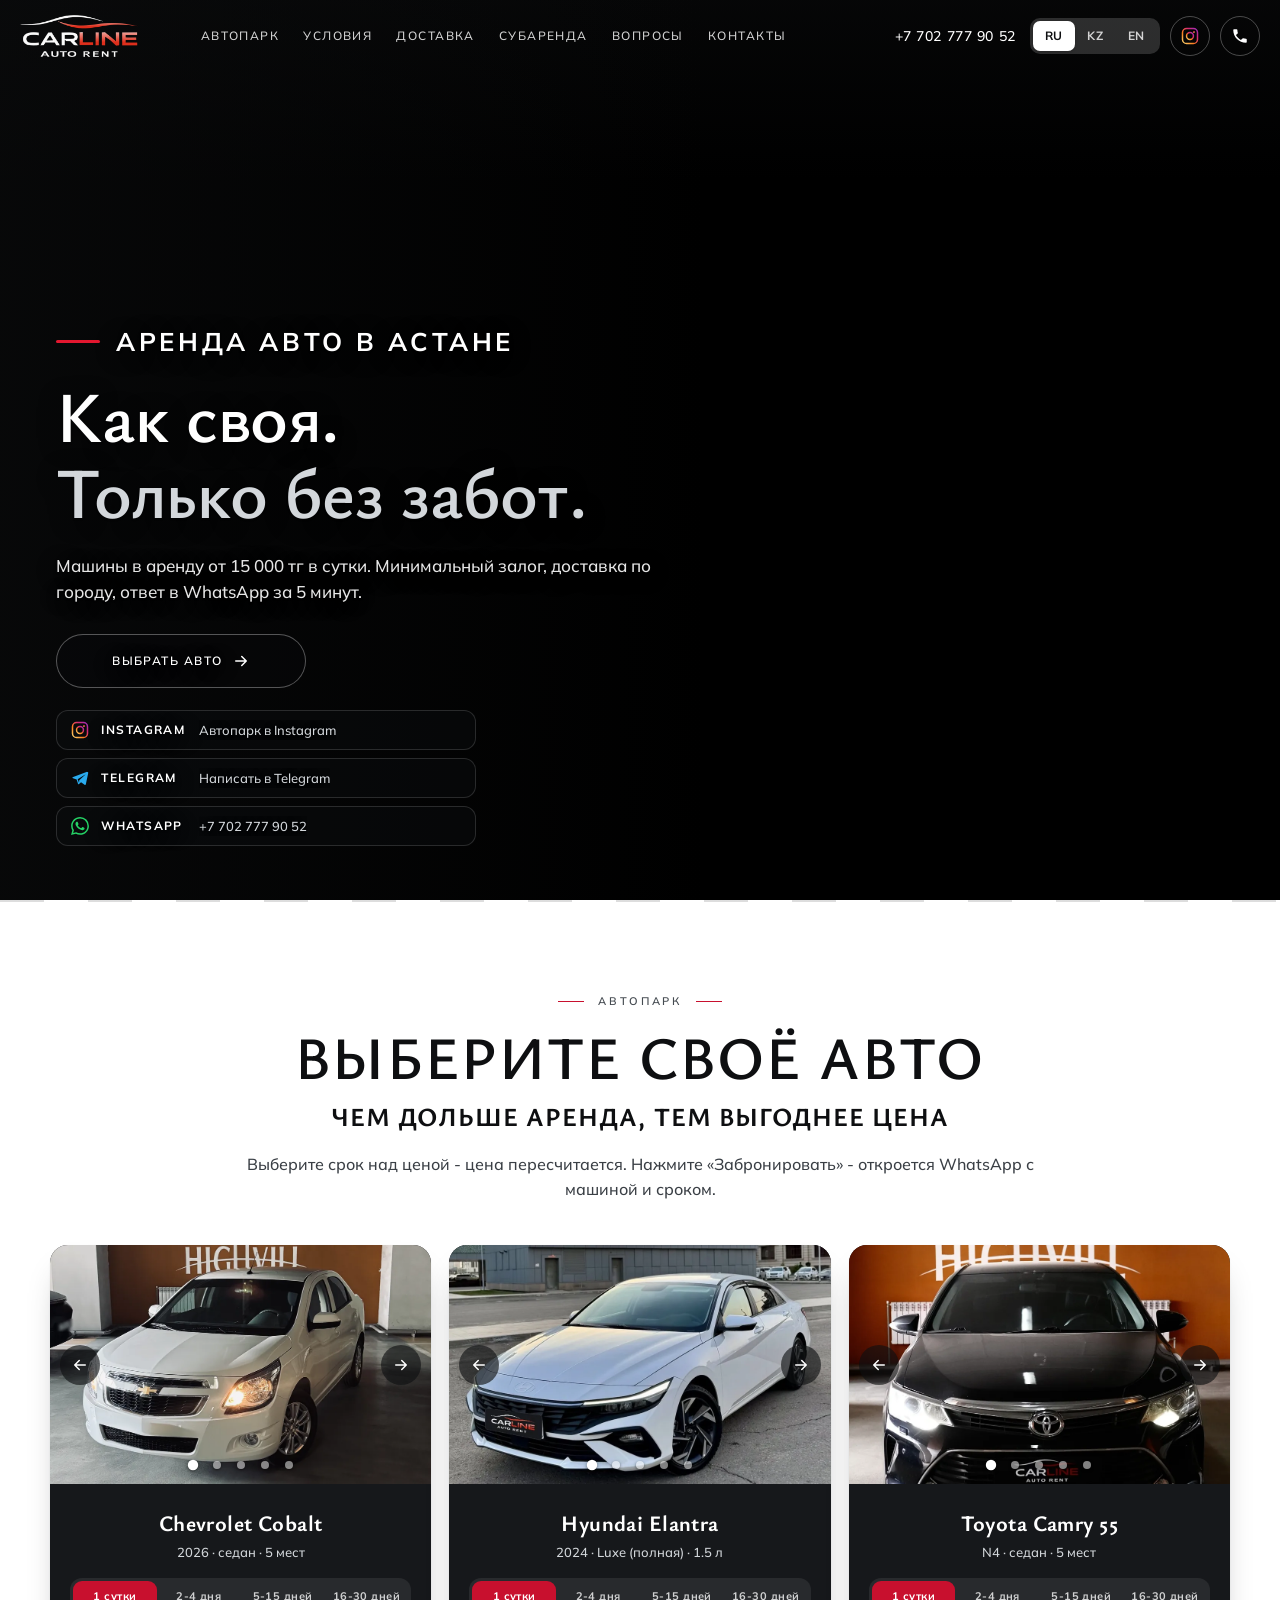
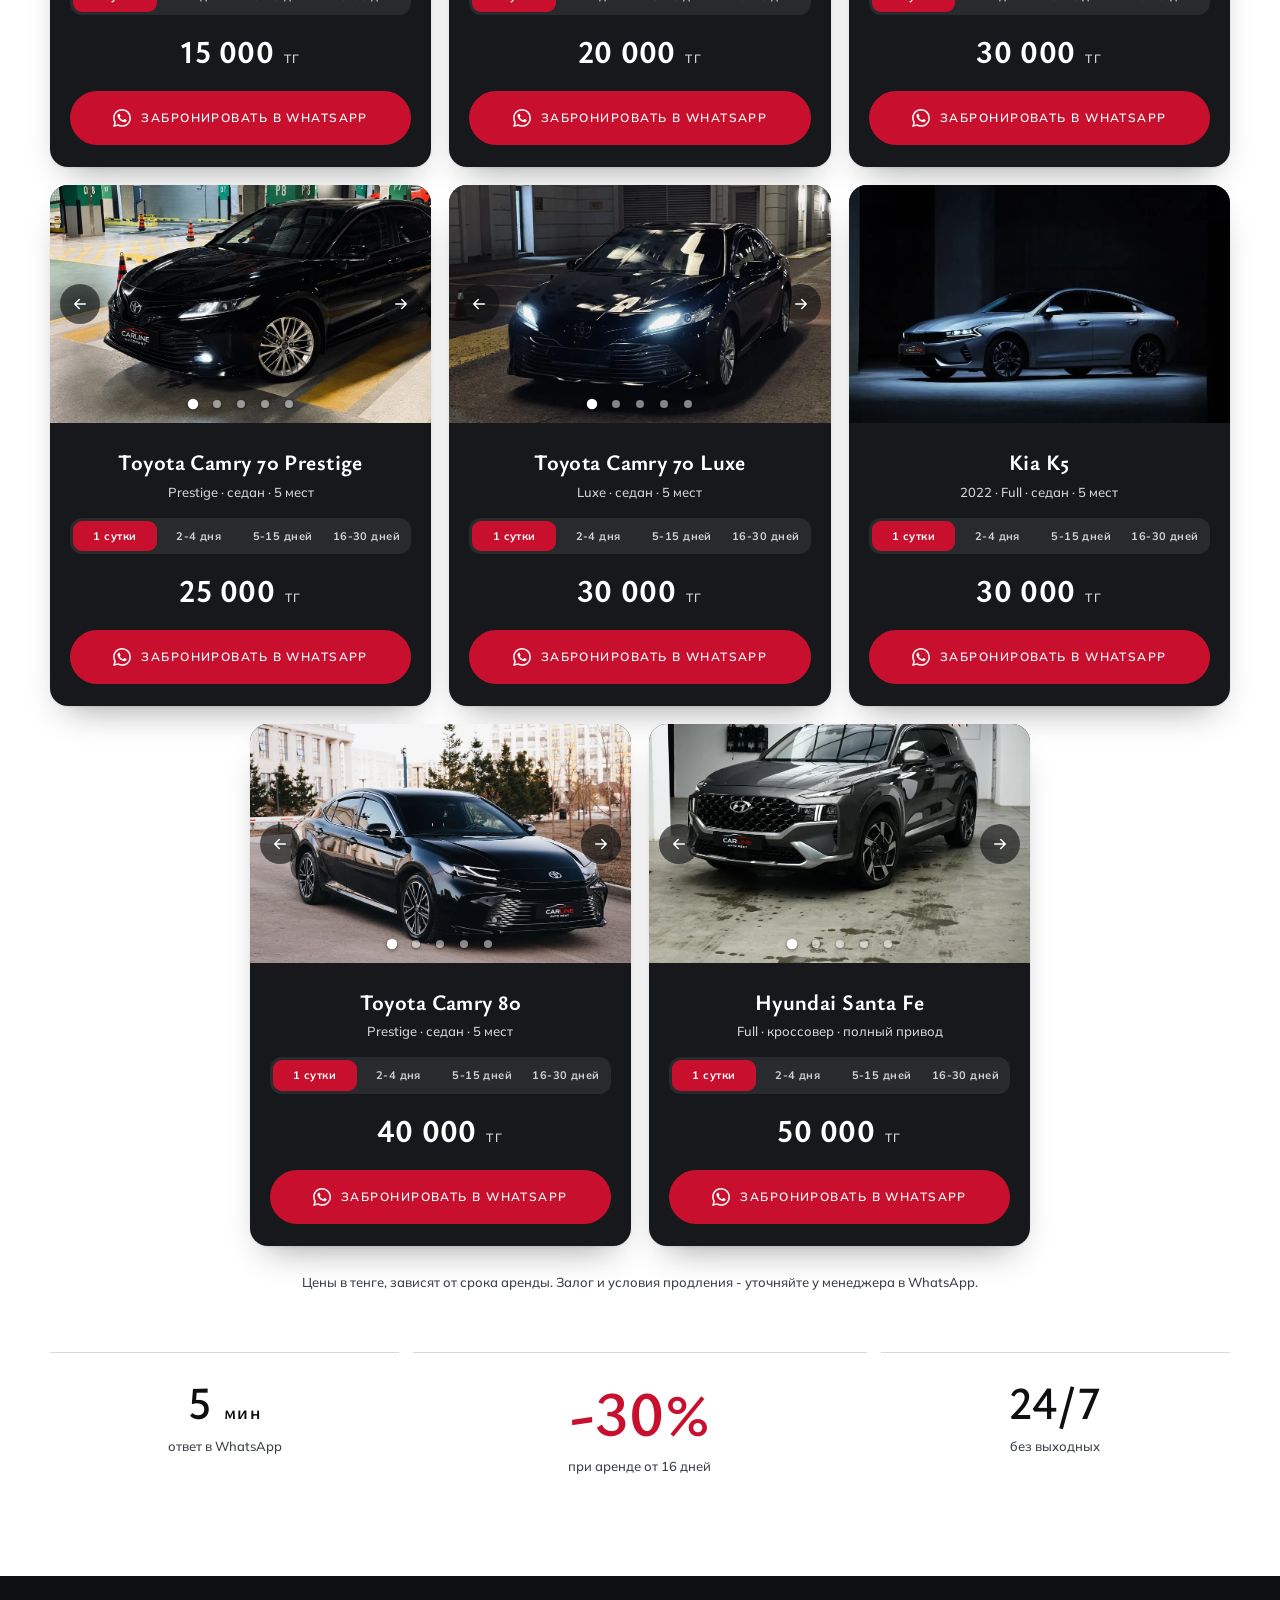
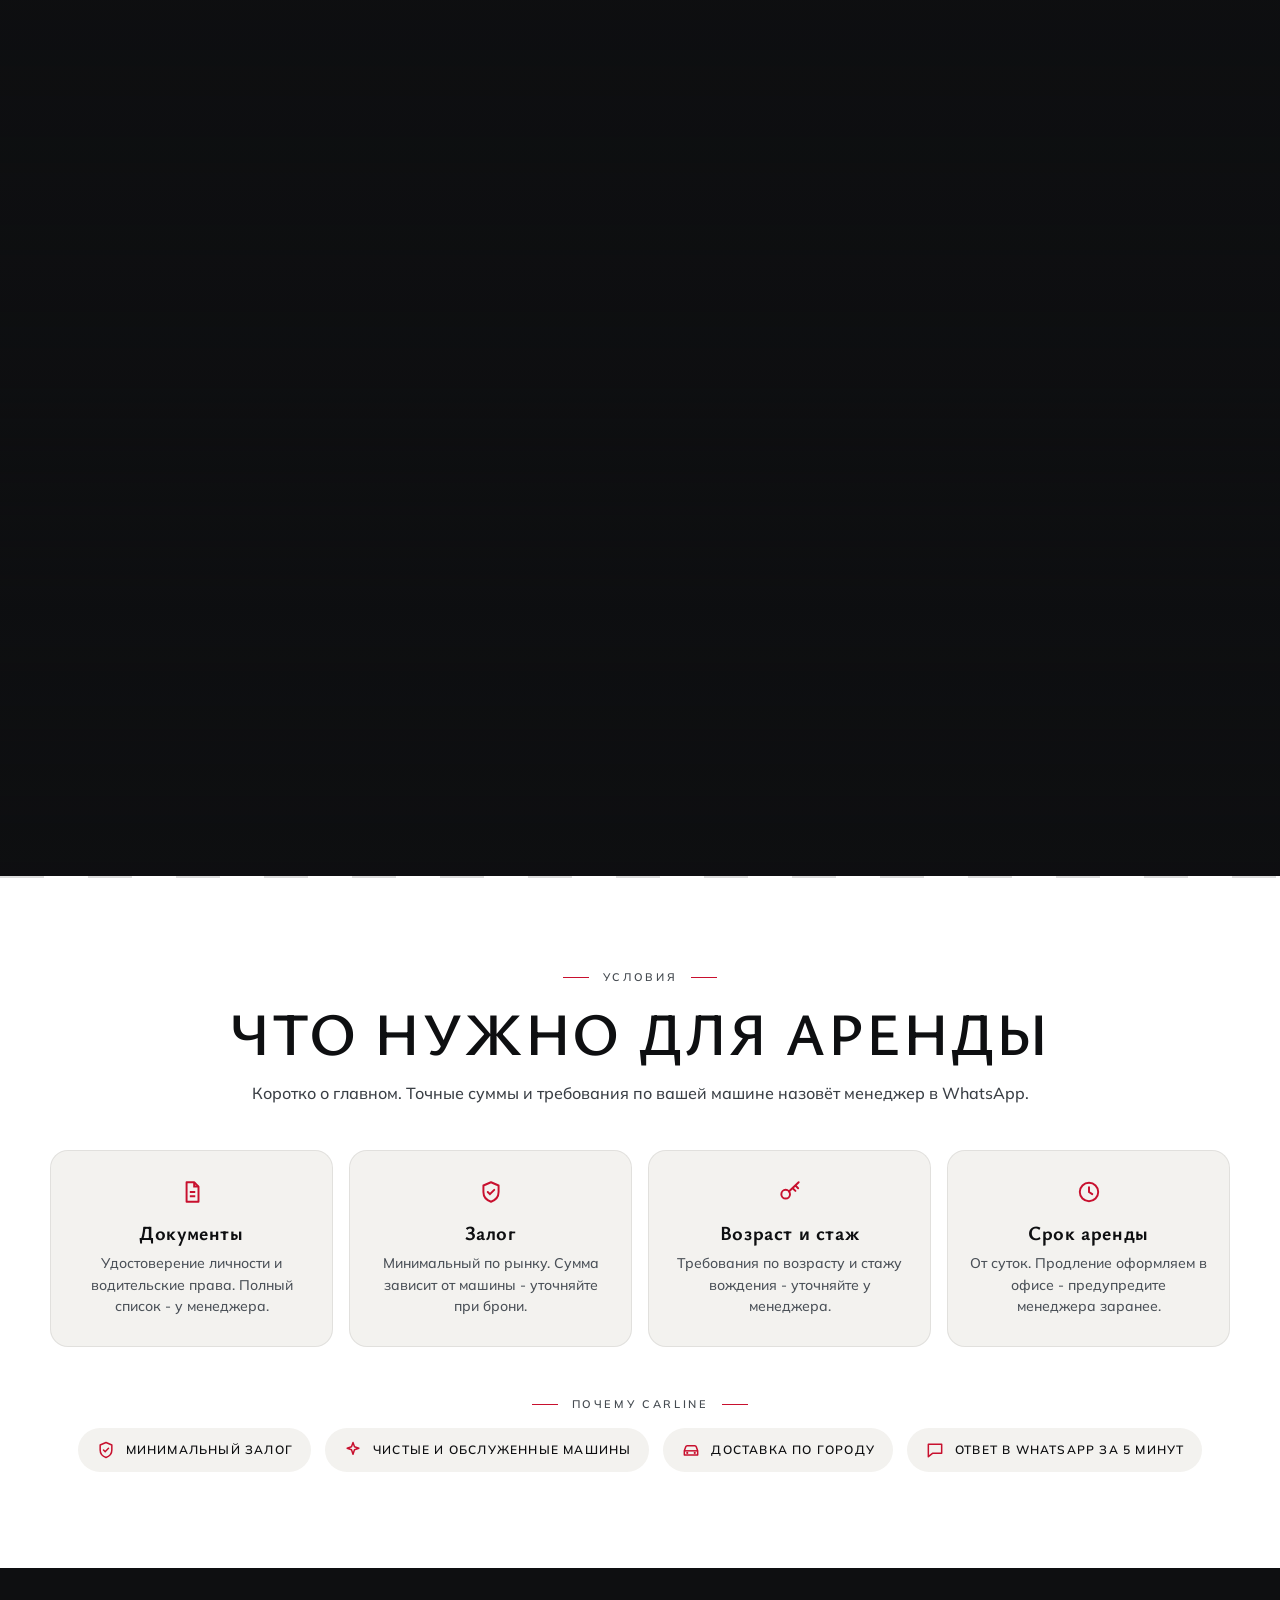
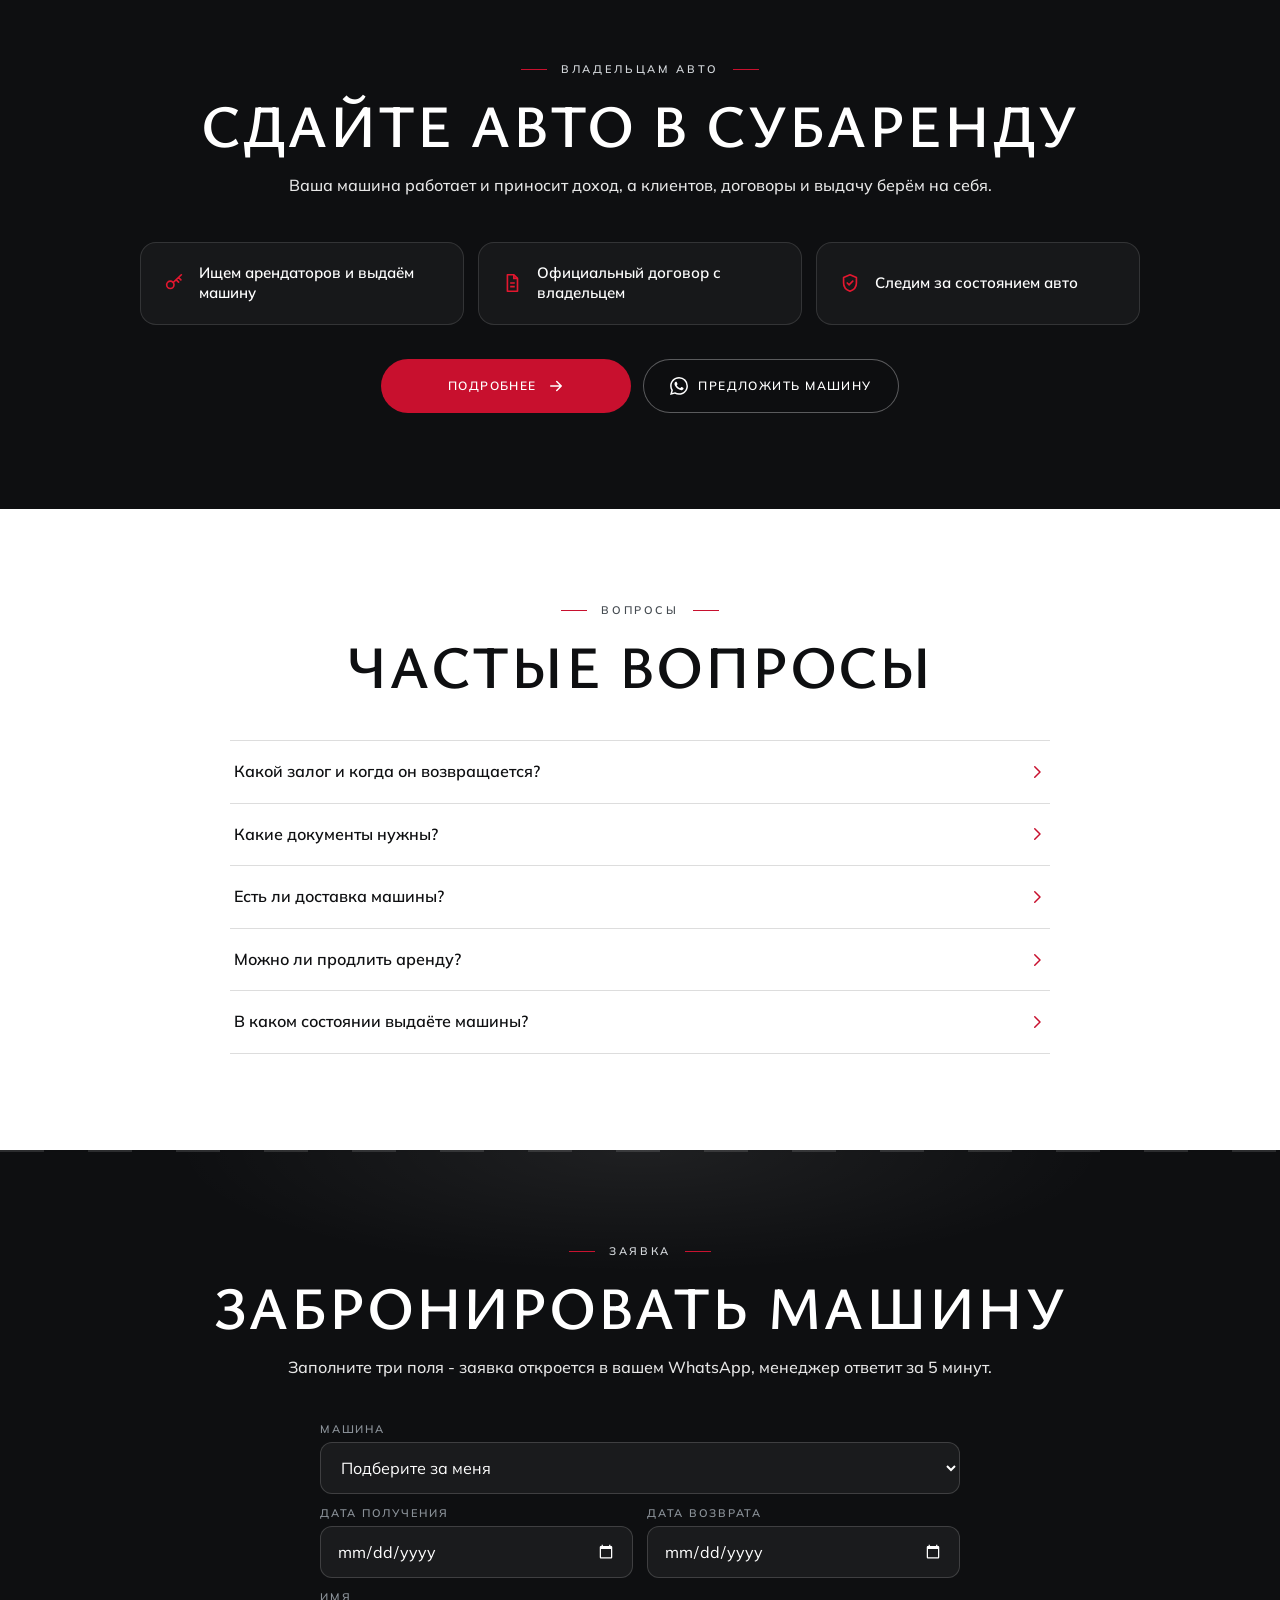
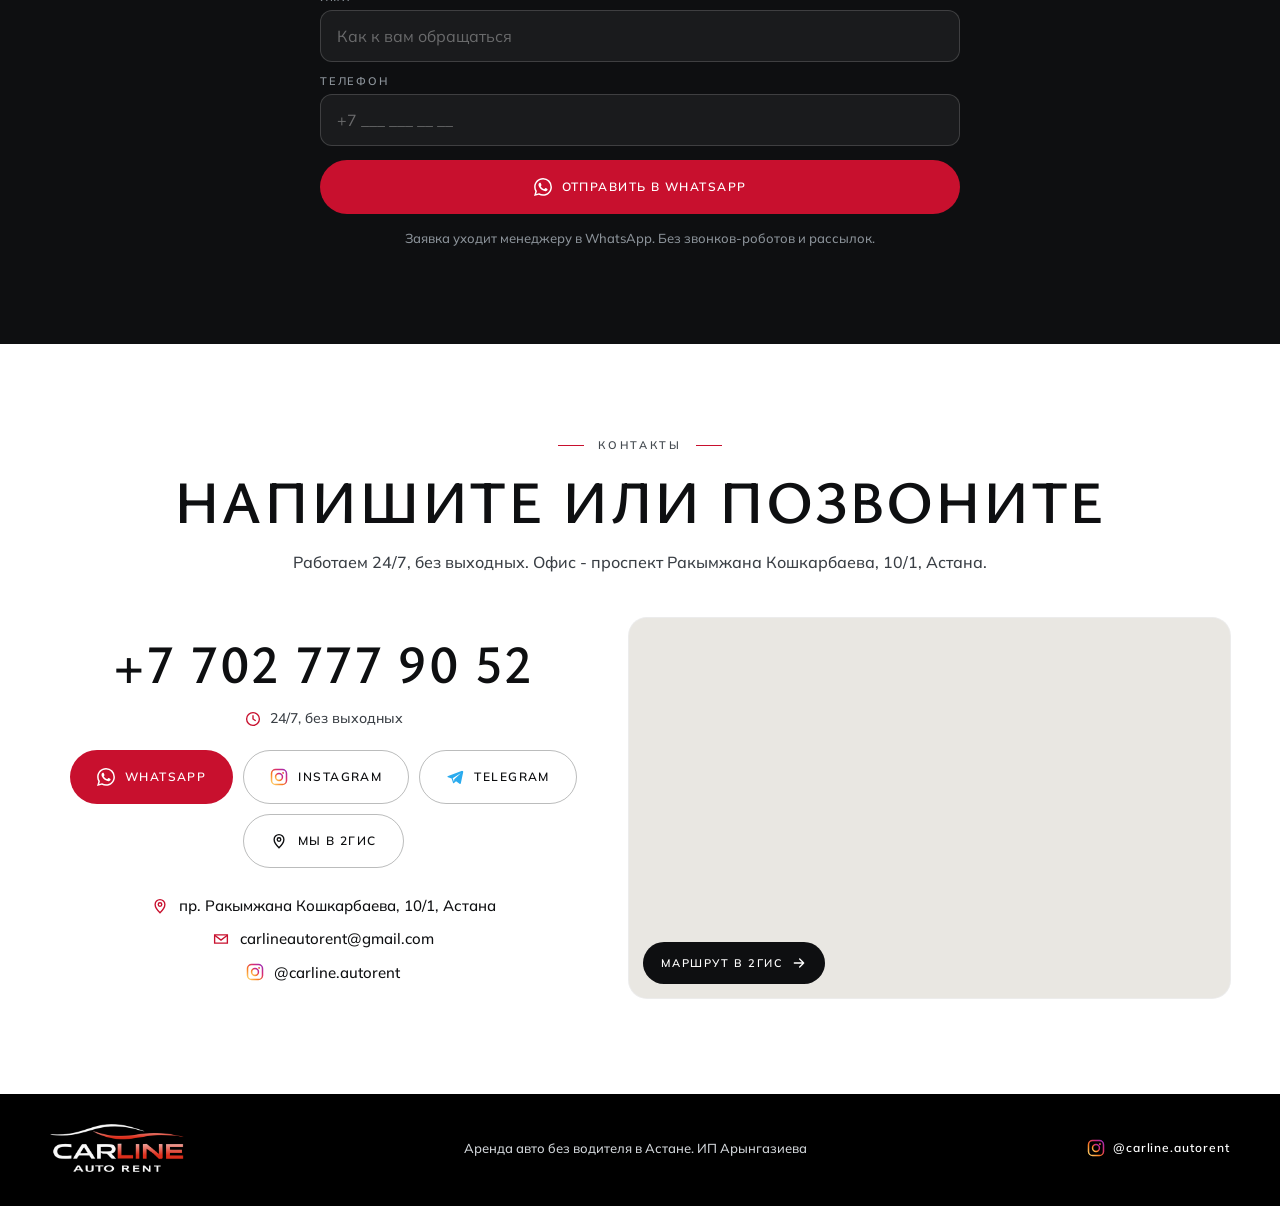
<file: index.html>
<!DOCTYPE html>
<html lang="ru">
<head>
<meta charset="utf-8">
<!-- Google tag (gtag.js) - Google Ads AW-18503591327 -->
<script async src="https://www.googletagmanager.com/gtag/js?id=AW-18503591327"></script>
<script>
  window.dataLayer = window.dataLayer || [];
  function gtag(){dataLayer.push(arguments);}
  gtag('js', new Date());
  gtag('config', 'AW-18503591327');
  /* Конверсии отправляет script.js по действию посетителя (conv), а не при загрузке страницы:
     phone - клик по tel: (Интерактивные номера телефонов),
     lead - отправка формы заявки (Отправка формы для потенциальных клиентов),
     contact - переход в WhatsApp или Telegram (Контакт). */
  window.CL_CONV = {
    phone: 'AW-18503591327/UVLoCNaU_5YdEJ_LmfdE',
    lead: 'AW-18503591327/s9-mCK6l_5YdEJ_LmfdE',
    contact: 'AW-18503591327/XojMCK22_5YdEJ_LmfdE'
  };
</script>
<meta name="viewport" content="width=device-width, initial-scale=1, viewport-fit=cover">
<title data-i-t="m.title">Аренда авто без водителя в Астане от 15 000 тг в сутки - Carline Autorent</title>
<meta name="description" data-i-c="m.desc" content="Прокат автомобилей без водителя в Астане: седаны и кроссовер от 15 000 тг в сутки. Минимальный залог, чистые обслуженные авто, доставка по городу, ответ в WhatsApp за 5 минут. Работаем 24/7.">
<meta name="theme-color" content="#0E0F11">
<link rel="canonical" href="https://carline-autorent.kz/">
<link rel="alternate" hreflang="ru" href="https://carline-autorent.kz/">
<link rel="alternate" hreflang="en" href="https://carline-autorent.kz/?lang=en">
<link rel="alternate" hreflang="x-default" href="https://carline-autorent.kz/">
<meta property="og:type" content="website">
<meta property="og:locale" content="ru_RU">
<meta property="og:site_name" content="Carline Autorent">
<meta property="og:title" data-i-c="m.ogt" content="Carline Autorent - аренда авто без водителя в Астане">
<meta property="og:description" data-i-c="m.desc" content="Прокат автомобилей без водителя в Астане: седаны и кроссовер от 15 000 тг в сутки. Минимальный залог, чистые обслуженные авто, доставка по городу, ответ в WhatsApp за 5 минут. Работаем 24/7.">
<meta property="og:url" content="https://carline-autorent.kz/">
<meta property="og:image" content="https://carline-autorent.kz/assets/og-carline.jpg?v=20260929-7">
<meta property="og:image:width" content="1200">
<meta property="og:image:height" content="630">
<meta name="twitter:card" content="summary_large_image">
<meta name="twitter:title" data-i-c="m.ogt" content="Carline Autorent - аренда авто без водителя в Астане">
<meta name="twitter:image" content="https://carline-autorent.kz/assets/og-carline.jpg?v=20260929-7">
<link rel="icon" href="favicon.ico?v=20260929-7" sizes="any">
<link rel="icon" type="image/png" sizes="32x32" href="assets/favicon-32.png?v=20260929-7">
<link rel="icon" type="image/png" sizes="16x16" href="assets/favicon-16.png?v=20260929-7">
<link rel="icon" type="image/png" sizes="192x192" href="assets/icon-192.png?v=20260929-7">
<link rel="apple-touch-icon" href="assets/apple-touch-icon.png?v=20260929-7">
<link rel="preconnect" href="https://fonts.googleapis.com">
<link rel="preconnect" href="https://fonts.gstatic.com" crossorigin>
<link rel="stylesheet" href="https://fonts.googleapis.com/css2?family=Ysabeau:wght@500;600;700&family=Mulish:wght@400;500;600;700;800&display=swap">
<link rel="preload" as="image" href="assets/img/hero-fleet.webp?v=20261008-1" imagesrcset="assets/img/hero-fleet.webp?v=20261008-1 1920w, assets/img/hero-fleet-2x.webp?v=20261008-1 2880w" imagesizes="100vw" media="(min-width:761px)">
<link rel="preload" as="image" href="assets/img/hero-fleet-m.webp?v=20261008-1" media="(max-width:760px)">
<link rel="stylesheet" href="styles.css?v=20261009-2">
<script type="application/ld+json">
{
  "@context": "https://schema.org",
  "@type": "AutoRental",
  "name": "Carline Autorent",
  "alternateName": "Carline auto rent",
  "description": "Аренда автомобилей без водителя в Астане: седаны Toyota Camry, Hyundai Elantra, Kia K5, Chevrolet Cobalt и кроссовер Hyundai Santa Fe. От 15 000 тг в сутки, минимальный залог, доставка по городу.",
  "url": "https://carline-autorent.kz/",
  "image": "https://carline-autorent.kz/assets/og-carline.jpg?v=20260929-7",
  "logo": "https://carline-autorent.kz/assets/brand/logo-h.png",
  "telephone": "+77027779052",
  "email": "carlineautorent@gmail.com",
  "priceRange": "10500-50000 KZT",
  "currenciesAccepted": "KZT",
  "address": {"@type": "PostalAddress", "streetAddress": "проспект Ракымжана Кошкарбаева, 10/1", "addressLocality": "Астана", "postalCode": "010010", "addressCountry": "KZ"},
  "geo": {"@type": "GeoCoordinates", "latitude": 51.12725, "longitude": 71.469528},
  "areaServed": {"@type": "City", "name": "Астана"},
  "openingHours": "Mo-Su 00:00-23:59",
  "sameAs": [
    "https://www.instagram.com/carline.autorent/",
    "https://2gis.kz/astana/geo/70000001112682669"
  ]
}
</script>
<script src="https://lead-bot.sultan-askarov-kz.workers.dev/t.js" data-site="carlineautorent" defer></script>
</head>
<body>

<svg width="0" height="0" style="position:absolute" aria-hidden="true" focusable="false">
  <symbol id="ic-wa" viewBox="0 0 24 24"><path fill="currentColor" d="M17.472 14.382c-.297-.149-1.758-.867-2.03-.967-.273-.099-.471-.148-.67.15-.197.297-.767.966-.94 1.164-.173.199-.347.223-.644.075-.297-.15-1.255-.463-2.39-1.475-.883-.788-1.48-1.761-1.653-2.059-.173-.297-.018-.458.13-.606.134-.133.298-.347.446-.52.149-.174.198-.298.298-.497.099-.198.05-.371-.025-.52-.075-.149-.669-1.612-.916-2.207-.242-.579-.487-.5-.669-.51-.173-.008-.371-.01-.57-.01-.198 0-.52.074-.792.372-.272.297-1.04 1.016-1.04 2.479 0 1.462 1.065 2.875 1.213 3.074.149.198 2.096 3.2 5.077 4.487.709.306 1.262.489 1.694.625.712.227 1.36.195 1.871.118.571-.085 1.758-.719 2.006-1.413.248-.694.248-1.289.173-1.413-.074-.124-.272-.198-.57-.347m-5.421 7.403h-.004a9.87 9.87 0 0 1-5.031-1.378l-.361-.214-3.741.982.998-3.648-.235-.374a9.86 9.86 0 0 1-1.51-5.26c.001-5.45 4.436-9.884 9.888-9.884 2.64 0 5.122 1.03 6.988 2.898a9.825 9.825 0 0 1 2.893 6.994c-.003 5.45-4.437 9.884-9.885 9.884m8.413-18.297A11.815 11.815 0 0 0 12.05 0C5.495 0 .16 5.335.157 11.892c0 2.096.547 4.142 1.588 5.945L.057 24l6.305-1.654a11.882 11.882 0 0 0 5.683 1.448h.005c6.554 0 11.89-5.335 11.893-11.893a11.821 11.821 0 0 0-3.48-8.413Z"/></symbol>
  <symbol id="ic-ig" viewBox="0 0 24 24">
    <defs><linearGradient id="igg" x1="0" y1="1" x2="1" y2="0"><stop offset="0" stop-color="#FEDA75"/><stop offset=".35" stop-color="#FA7E1E"/><stop offset=".7" stop-color="#D62976"/><stop offset="1" stop-color="#962FBF"/></linearGradient></defs>
    <rect x="2" y="2" width="20" height="20" rx="5.5" fill="none" stroke="url(#igg)" stroke-width="2"/>
    <circle cx="12" cy="12" r="4.6" fill="none" stroke="url(#igg)" stroke-width="2"/>
    <circle cx="17.4" cy="6.6" r="1.3" fill="url(#igg)"/>
  </symbol>
  <symbol id="ic-tel" viewBox="0 0 24 24"><path fill="currentColor" d="M6.6 10.8c1.4 2.8 3.8 5.1 6.6 6.6l2.2-2.2c.3-.3.7-.4 1-.2 1.1.4 2.3.6 3.6.6.6 0 1 .4 1 1V20c0 .6-.4 1-1 1C10.6 21 3 13.4 3 4c0-.6.4-1 1-1h3.5c.6 0 1 .4 1 1 0 1.3.2 2.5.6 3.6.1.3 0 .7-.2 1L6.6 10.8z"/></symbol>
  <symbol id="ic-mail" viewBox="0 0 24 24"><path fill="none" stroke="currentColor" stroke-width="1.8" d="M3.5 6.5h17v11h-17z"/><path fill="none" stroke="currentColor" stroke-width="1.8" d="m3.5 7 8.5 6.5L20.5 7"/></symbol>
  <symbol id="ic-pin" viewBox="0 0 24 24"><path fill="none" stroke="currentColor" stroke-width="1.8" d="M12 21s-6.5-6.2-6.5-11A6.5 6.5 0 0 1 18.5 10c0 4.8-6.5 11-6.5 11z"/><circle cx="12" cy="10" r="2.4" fill="none" stroke="currentColor" stroke-width="1.8"/></symbol>
  <symbol id="ic-arr" viewBox="0 0 24 24"><path fill="none" stroke="currentColor" stroke-width="2" stroke-linecap="round" stroke-linejoin="round" d="M5 12h14m-6-6 6 6-6 6"/></symbol>
  <symbol id="ic-chev" viewBox="0 0 24 24"><path fill="none" stroke="currentColor" stroke-width="2" stroke-linecap="round" stroke-linejoin="round" d="m9 5 7 7-7 7"/></symbol>
  <symbol id="ic-clock" viewBox="0 0 24 24"><circle cx="12" cy="12" r="8.5" fill="none" stroke="currentColor" stroke-width="1.8"/><path fill="none" stroke="currentColor" stroke-width="1.8" stroke-linecap="round" d="M12 7.5V12l3 2"/></symbol>
  <symbol id="ic-doc" viewBox="0 0 24 24"><path fill="none" stroke="currentColor" stroke-width="1.8" stroke-linejoin="round" d="M7 3h7l4 4v14H7z"/><path fill="none" stroke="currentColor" stroke-width="1.8" d="M14 3v4h4M10 12h5M10 16h5"/></symbol>
  <symbol id="ic-key" viewBox="0 0 24 24"><circle cx="8" cy="14" r="4" fill="none" stroke="currentColor" stroke-width="1.8"/><path fill="none" stroke="currentColor" stroke-width="1.8" stroke-linecap="round" d="M11 11.5 20 3m-3 3 2.5 2.5M14.5 8.5 17 11"/></symbol>
  <symbol id="ic-shield" viewBox="0 0 24 24"><path fill="none" stroke="currentColor" stroke-width="1.8" stroke-linejoin="round" d="M12 3 5 6v6c0 4.5 3 7.6 7 9 4-1.4 7-4.5 7-9V6z"/><path fill="none" stroke="currentColor" stroke-width="1.8" stroke-linecap="round" d="m9 12 2 2 4-4"/></symbol>
  <symbol id="ic-spark" viewBox="0 0 24 24"><path fill="none" stroke="currentColor" stroke-width="1.8" stroke-linejoin="round" d="M12 3l1.8 5.2L19 10l-5.2 1.8L12 17l-1.8-5.2L5 10l5.2-1.8z"/></symbol>
  <symbol id="ic-car" viewBox="0 0 24 24"><path fill="none" stroke="currentColor" stroke-width="1.8" stroke-linejoin="round" d="M4 13l1.6-4.5A2 2 0 0 1 7.5 7h9a2 2 0 0 1 1.9 1.5L20 13v5H4z"/><circle cx="7.5" cy="15.5" r="1.3" fill="currentColor"/><circle cx="16.5" cy="15.5" r="1.3" fill="currentColor"/><path fill="none" stroke="currentColor" stroke-width="1.8" d="M4 13h16"/></symbol>
  <symbol id="ic-cam" viewBox="0 0 24 24"><path fill="none" stroke="currentColor" stroke-width="1.8" stroke-linejoin="round" d="M3.5 8h4l1.5-2.5h6L16.5 8h4v11h-17z"/><circle cx="12" cy="13.3" r="3.4" fill="none" stroke="currentColor" stroke-width="1.8"/></symbol>
<symbol id="ic-tg" viewBox="0 0 24 24"><path fill="currentColor" d="M21.5 3.6 2.9 10.8c-1.3.5-1.3 1.2-.2 1.6l4.8 1.5 1.8 5.6c.2.6.4.8.9.8.4 0 .6-.2.9-.5l2.3-2.2 4.7 3.5c.9.5 1.5.2 1.7-.8l3.1-14.6c.3-1.3-.5-1.9-1.4-1.5zM8.9 13.6l9.6-6.1c.5-.3.9-.1.5.2l-8 7.2-.3 3.5z"/></symbol>
  <symbol id="ic-x" viewBox="0 0 24 24"><path fill="none" stroke="currentColor" stroke-width="2" stroke-linecap="round" d="M6 6l12 12M18 6 6 18"/></symbol>
  <symbol id="ic-chat" viewBox="0 0 24 24"><path fill="none" stroke="currentColor" stroke-width="1.8" stroke-linejoin="round" d="M4 5h16v11H9l-5 4z"/></symbol>
</svg>

<!-- ================= ШАПКА ================= -->
<header class="hdr" id="hdr">
  <div class="hdr-in">
    <button class="burger" id="burger" type="button" aria-label="Меню" data-i-aria="a.menu" aria-expanded="false" aria-controls="mnav"><span></span><span></span><span></span></button>
    <a class="logo" href="#top" data-go="top" aria-label="Carline Autorent - на главную" data-i-aria="a.home">
      <img class="logo-img" src="assets/brand/logo-h-light.png" alt="Carline Auto Rent" width="420" height="150" decoding="async">
    </a>
    <nav class="nav" aria-label="Разделы" data-i-aria="a.nav">
      <a href="#avtopark" data-go="avtopark" data-i="n.park">Автопарк</a>
      <a href="#usloviya" data-go="usloviya" data-i="n.usl">Условия</a>
      <a href="#dostavka" data-go="dostavka" data-i="n.dost">Доставка</a>
      <a href="#subarenda" data-go="subarenda" data-i="n.sub">Субаренда</a>
      <a href="#faq" data-go="faq" data-i="n.faq">Вопросы</a>
      <a href="#kontakty" data-go="kontakty" data-i="n.kont">Контакты</a>
    </nav>
    <div class="hdr-right">
      <a class="hdr-tel" href="tel:+77027779052">+7 702 777 90 52</a>
      <div class="lang" role="group" aria-label="Язык сайта" data-i-aria="a.lang">
        <button type="button" data-lang="ru" class="is-active" aria-pressed="true" lang="ru">RU</button>
        <button type="button" data-lang="kk" aria-pressed="false">KZ</button>
        <button type="button" data-lang="en" aria-pressed="false" lang="en">EN</button>
      </div>
      <a class="rnd rnd-ig" href="https://www.instagram.com/carline.autorent/" target="_blank" rel="noopener" aria-label="Instagram"><svg width="18" height="18"><use href="#ic-ig"/></svg></a>
      <a class="rnd rnd-tel" href="tel:+77027779052" aria-label="Позвонить" data-i-aria="a.call"><svg width="18" height="18"><use href="#ic-tel"/></svg></a>
    </div>
  </div>
  <nav class="mnav" id="mnav" aria-label="Мобильное меню" data-i-aria="a.mnav">
    <div class="mnav-in">
      <a href="#avtopark" data-go="avtopark" data-i="n.park">Автопарк</a>
      <a href="#usloviya" data-go="usloviya" data-i="n.usl">Условия</a>
      <a href="#dostavka" data-go="dostavka" data-i="n.dost">Доставка</a>
      <a href="#subarenda" data-go="subarenda" data-i="n.sub">Субаренда</a>
      <a href="#faq" data-go="faq" data-i="n.faq">Вопросы</a>
      <a href="#kontakty" data-go="kontakty" data-i="n.kont">Контакты</a>
      <div class="mnav-foot">
        <a class="btn btn-solid" href="https://wa.me/77027779052" data-wa="general"><svg width="18" height="18"><use href="#ic-wa"/></svg><span data-i="b.wa">Написать в WhatsApp</span></a>
        <a class="btn btn-ghost" href="tel:+77027779052"><svg width="18" height="18"><use href="#ic-tel"/></svg><span>+7 702 777 90 52</span></a>
        <a class="btn btn-ghost btn-sq" href="https://www.instagram.com/carline.autorent/" target="_blank" rel="noopener" aria-label="Instagram"><svg width="20" height="20"><use href="#ic-ig"/></svg></a>
      </div>
    </div>
  </nav>
</header>

<main>

<!-- ================= ГЕРОЙ: живой шоурум - машины парка сменяют друг друга ================= -->
<div class="pw pw-hero" id="top">
  <section class="plate hero" aria-label="Аренда авто без водителя в Астане" data-i-aria="a.hero">
    <div class="ph stage" aria-hidden="true">
      <picture class="st-poster"><source media="(max-width:760px)" srcset="assets/img/hero-fleet-m.webp?v=20261008-1"><img src="assets/img/hero-fleet.webp?v=20261008-1" srcset="assets/img/hero-fleet.webp?v=20261008-1 1920w, assets/img/hero-fleet-2x.webp?v=20261008-1 2880w" sizes="100vw" alt="" width="1920" height="1200" fetchpriority="high" decoding="async"></picture>
    </div>
    <div class="hero-in">
      <div class="txt hero-txt">
        <h1><span class="h-kw" data-i="h.kw">Аренда авто в Астане</span><span class="h-l1 fit" data-i="h.l1">Как своя.</span><span class="h-l2 fit" data-i="h.l2">Только без забот.</span></h1>
        <p class="lead" data-i="h.lead">Машины в аренду от 15 000 тг в сутки. Минимальный залог, доставка по городу, ответ в WhatsApp за 5 минут.</p>
        <div class="cta">
          <a class="btn btn-ghost" href="#avtopark" data-go="avtopark"><span data-i="h.b2">Выбрать авто</span><svg width="18" height="18"><use href="#ic-arr"/></svg></a>
        </div>
        <ul class="hsoc">
          <li><a href="https://www.instagram.com/carline.autorent/" target="_blank" rel="noopener"><svg width="18" height="18"><use href="#ic-ig"/></svg><b>Instagram</b><span data-i="h.ig">Автопарк в Instagram</span></a></li>
          <li><a href="https://t.me/+77027779052" target="_blank" rel="noopener"><svg width="18" height="18" class="i-tg"><use href="#ic-tg"/></svg><b>Telegram</b><span data-i="h.tg">Написать в Telegram</span></a></li>
          <li><a href="https://wa.me/77027779052" data-wa="general"><svg width="18" height="18" class="i-wa"><use href="#ic-wa"/></svg><b>WhatsApp</b><span>+7 702 777 90 52</span></a></li>
        </ul>
      </div>
    </div>
  </section>
</div>

<!-- ================= КАТАЛОГ АВТОПАРКА (обычная прокрутка) ================= -->
<section class="sec sec-park t-wht" id="avtopark" aria-label="Автопарк и цены" data-i-aria="a.park">
  <div class="wrap">
    <div class="shead rv">
      <p class="kicker" data-i="p.k">Автопарк</p>
      <h2 data-i="p.h">Выберите своё авто</h2>
      <p class="slogan" data-i="p.sl">Чем дольше аренда, тем выгоднее цена</p>
      <p class="lead" data-i="p.l">Выберите срок над ценой - цена пересчитается. Нажмите «Забронировать» - откроется WhatsApp с машиной и сроком.</p>
    </div>
    <div class="cards" id="cards">

      <article class="card rv has-img" id="cobalt">
        <div class="cimg" data-gal="cobalt"><img src="assets/img/c-cobalt.webp?v=20260929-7" alt="Белый Chevrolet Cobalt 2026 Carline Autorent" data-i-alt="al.cobalt" width="1000" height="625" loading="lazy" decoding="async"><span class="ph-lbl"><b data-i="ph.t">Фото автомобиля</b>Chevrolet Cobalt</span></div>
        <div class="cbody">
          <h3 data-i="car.cobalt">Chevrolet Cobalt</h3>
          <p class="spec"><span data-i="s.cobalt">2026 · седан · 5 мест</span></p>
          <div class="term" role="group" aria-label="Срок аренды" data-i-aria="a.term"><button type="button" class="is-on" aria-pressed="true" data-i="t.1">1 сутки</button><button type="button" aria-pressed="false" data-i="t.2">2-4 дня</button><button type="button" aria-pressed="false" data-i="t.5">5-15 дней</button><button type="button" aria-pressed="false" data-i="t.16">16-30 дней</button></div>
          <p class="cprice" data-p="15000,14000,12000,10500"><b>15 000</b> <span class="cur" data-i="w.cur"></span><span data-i="w.tg">тг</span></p>
          <a class="btn btn-ink" href="https://wa.me/77027779052" data-wa="car" data-wa-title="car.cobalt"><svg width="18" height="18"><use href="#ic-wa"/></svg><span data-i="b.bookwa">Забронировать в WhatsApp</span></a>
        </div>
      </article>


      <article class="card rv has-img" id="elantra">
        <div class="cimg" data-gal="elantra"><img src="assets/img/c-elantra.webp?v=20260929-7" alt="Белая Hyundai Elantra 2024 Carline Autorent" data-i-alt="al.elantra" width="1000" height="625" loading="lazy" decoding="async"><span class="ph-lbl"><b data-i="ph.t">Фото автомобиля</b>Hyundai Elantra</span></div>
        <div class="cbody">
          <h3 data-i="car.elantra">Hyundai Elantra</h3>
          <p class="spec"><span data-i="s.elantra">2024 · Luxe (полная) · 1.5 л</span></p>
          <div class="term" role="group" aria-label="Срок аренды" data-i-aria="a.term"><button type="button" class="is-on" aria-pressed="true" data-i="t.1">1 сутки</button><button type="button" aria-pressed="false" data-i="t.2">2-4 дня</button><button type="button" aria-pressed="false" data-i="t.5">5-15 дней</button><button type="button" aria-pressed="false" data-i="t.16">16-30 дней</button></div>
          <p class="cprice" data-p="20000,18000,16000,14000"><b>20 000</b> <span class="cur" data-i="w.cur"></span><span data-i="w.tg">тг</span></p>
          <a class="btn btn-ink" href="https://wa.me/77027779052" data-wa="car" data-wa-title="car.elantra"><svg width="18" height="18"><use href="#ic-wa"/></svg><span data-i="b.bookwa">Забронировать в WhatsApp</span></a>
        </div>
      </article>

      <article class="card rv has-img" id="camry-55">
        <div class="cimg" data-gal="camry55"><img src="assets/img/c-camry55.webp?v=20260929-7" alt="Чёрная Toyota Camry 55 Carline Autorent с включёнными фарами" data-i-alt="al.camry55" width="1000" height="625" loading="lazy" decoding="async"><span class="ph-lbl"><b data-i="ph.t">Фото автомобиля</b>Toyota Camry 55</span></div>
        <div class="cbody">
          <h3 data-i="car.camry55">Toyota Camry 55</h3>
          <p class="spec"><span data-i="s.camry55">N4 · седан · 5 мест</span></p>
          <div class="term" role="group" aria-label="Срок аренды" data-i-aria="a.term"><button type="button" class="is-on" aria-pressed="true" data-i="t.1">1 сутки</button><button type="button" aria-pressed="false" data-i="t.2">2-4 дня</button><button type="button" aria-pressed="false" data-i="t.5">5-15 дней</button><button type="button" aria-pressed="false" data-i="t.16">16-30 дней</button></div>
          <p class="cprice" data-p="30000,27000,24000,21000"><b>30 000</b> <span class="cur" data-i="w.cur"></span><span data-i="w.tg">тг</span></p>
          <a class="btn btn-ink" href="https://wa.me/77027779052" data-wa="car" data-wa-title="car.camry55"><svg width="18" height="18"><use href="#ic-wa"/></svg><span data-i="b.bookwa">Забронировать в WhatsApp</span></a>
        </div>
      </article>

      <article class="card rv has-img" id="camry-70-prestige">
        <div class="cimg" data-gal="camry70p"><img src="assets/img/c-camry70p.webp?v=20260929-7" alt="Чёрная Toyota Camry 70 Prestige Carline Autorent на парковке" data-i-alt="al.camry70p" width="1000" height="625" loading="lazy" decoding="async"><span class="ph-lbl"><b data-i="ph.t">Фото автомобиля</b>Toyota Camry 70</span></div>
        <div class="cbody">
          <h3 data-i="car.camry70p">Toyota Camry 70 Prestige</h3>
          <p class="spec"><span data-i="s.camry70p">Prestige · седан · 5 мест</span></p>
          <div class="term" role="group" aria-label="Срок аренды" data-i-aria="a.term"><button type="button" class="is-on" aria-pressed="true" data-i="t.1">1 сутки</button><button type="button" aria-pressed="false" data-i="t.2">2-4 дня</button><button type="button" aria-pressed="false" data-i="t.5">5-15 дней</button><button type="button" aria-pressed="false" data-i="t.16">16-30 дней</button></div>
          <p class="cprice" data-p="25000,23000,20000,17500"><b>25 000</b> <span class="cur" data-i="w.cur"></span><span data-i="w.tg">тг</span></p>
          <a class="btn btn-ink" href="https://wa.me/77027779052" data-wa="car" data-wa-title="car.camry70p"><svg width="18" height="18"><use href="#ic-wa"/></svg><span data-i="b.bookwa">Забронировать в WhatsApp</span></a>
        </div>
      </article>

      <article class="card rv has-img" id="camry-70-luxe">
        <div class="cimg" data-gal="camry70l"><img src="assets/img/c-camry70l.webp?v=20260929-9" alt="Чёрная Toyota Camry 70 Luxe Carline Autorent у здания вечером" data-i-alt="al.camry70l" width="1000" height="625" loading="lazy" decoding="async"><span class="ph-lbl"><b data-i="ph.t">Фото автомобиля</b>Toyota Camry 70</span></div>
        <div class="cbody">
          <h3 data-i="car.camry70l">Toyota Camry 70 Luxe</h3>
          <p class="spec"><span data-i="s.camry70l">Luxe · седан · 5 мест</span></p>
          <div class="term" role="group" aria-label="Срок аренды" data-i-aria="a.term"><button type="button" class="is-on" aria-pressed="true" data-i="t.1">1 сутки</button><button type="button" aria-pressed="false" data-i="t.2">2-4 дня</button><button type="button" aria-pressed="false" data-i="t.5">5-15 дней</button><button type="button" aria-pressed="false" data-i="t.16">16-30 дней</button></div>
          <p class="cprice" data-p="30000,27000,24000,21000"><b>30 000</b> <span class="cur" data-i="w.cur"></span><span data-i="w.tg">тг</span></p>
          <a class="btn btn-ink" href="https://wa.me/77027779052" data-wa="car" data-wa-title="car.camry70l"><svg width="18" height="18"><use href="#ic-wa"/></svg><span data-i="b.bookwa">Забронировать в WhatsApp</span></a>
        </div>
      </article>

      <article class="card rv has-img" id="k5">
        <div class="cimg"><img src="assets/img/c-k5.webp?v=20260929-7" alt="Серый Kia K5 в паркинге" data-i-alt="al.k5" width="1000" height="625" loading="lazy" decoding="async"><span class="ph-lbl"><b data-i="ph.t">Фото автомобиля</b>Kia K5</span></div>
        <div class="cbody">
          <h3 data-i="car.k5">Kia K5</h3>
          <p class="spec"><span data-i="s.k5">2022 · Full · седан · 5 мест</span></p>
          <div class="term" role="group" aria-label="Срок аренды" data-i-aria="a.term"><button type="button" class="is-on" aria-pressed="true" data-i="t.1">1 сутки</button><button type="button" aria-pressed="false" data-i="t.2">2-4 дня</button><button type="button" aria-pressed="false" data-i="t.5">5-15 дней</button><button type="button" aria-pressed="false" data-i="t.16">16-30 дней</button></div>
          <p class="cprice" data-p="30000,27000,24000,21000"><b>30 000</b> <span class="cur" data-i="w.cur"></span><span data-i="w.tg">тг</span></p>
          <a class="btn btn-ink" href="https://wa.me/77027779052" data-wa="car" data-wa-title="car.k5"><svg width="18" height="18"><use href="#ic-wa"/></svg><span data-i="b.bookwa">Забронировать в WhatsApp</span></a>
        </div>
      </article>

      <article class="card rv has-img" id="camry-80">
        <div class="cimg" data-gal="camry80"><img src="assets/img/c-camry80.webp?v=20260929-7" alt="Чёрная Toyota Camry 80 Carline Autorent" data-i-alt="al.camry80" width="1000" height="625" loading="lazy" decoding="async"><span class="ph-lbl"><b data-i="ph.t">Фото автомобиля</b>Toyota Camry 80</span></div>
        <div class="cbody">
          <h3 data-i="car.camry80">Toyota Camry 80</h3>
          <p class="spec"><span data-i="s.camry80">Prestige · седан · 5 мест</span></p>
          <div class="term" role="group" aria-label="Срок аренды" data-i-aria="a.term"><button type="button" class="is-on" aria-pressed="true" data-i="t.1">1 сутки</button><button type="button" aria-pressed="false" data-i="t.2">2-4 дня</button><button type="button" aria-pressed="false" data-i="t.5">5-15 дней</button><button type="button" aria-pressed="false" data-i="t.16">16-30 дней</button></div>
          <p class="cprice" data-p="40000,36000,32000,28000"><b>40 000</b> <span class="cur" data-i="w.cur"></span><span data-i="w.tg">тг</span></p>
          <a class="btn btn-ink" href="https://wa.me/77027779052" data-wa="car" data-wa-title="car.camry80"><svg width="18" height="18"><use href="#ic-wa"/></svg><span data-i="b.bookwa">Забронировать в WhatsApp</span></a>
        </div>
      </article>

      <article class="card rv has-img" id="santa-fe">
        <div class="cimg" data-gal="santafe"><img src="assets/img/c-santafe.webp?v=20260929-7" alt="Серый Hyundai Santa Fe Carline Autorent, вид спереди" data-i-alt="al.santafe" width="1000" height="625" loading="lazy" decoding="async"><span class="ph-lbl"><b data-i="ph.t">Фото автомобиля</b>Hyundai Santa Fe</span></div>
        <div class="cbody">
          <h3 data-i="car.santafe">Hyundai Santa Fe</h3>
          <p class="spec"><span data-i="s.santafe">Full · кроссовер · полный привод</span></p>
          <div class="term" role="group" aria-label="Срок аренды" data-i-aria="a.term"><button type="button" class="is-on" aria-pressed="true" data-i="t.1">1 сутки</button><button type="button" aria-pressed="false" data-i="t.2">2-4 дня</button><button type="button" aria-pressed="false" data-i="t.5">5-15 дней</button><button type="button" aria-pressed="false" data-i="t.16">16-30 дней</button></div>
          <p class="cprice" data-p="50000,45000,40000,35000"><b>50 000</b> <span class="cur" data-i="w.cur"></span><span data-i="w.tg">тг</span></p>
          <a class="btn btn-ink" href="https://wa.me/77027779052" data-wa="car" data-wa-title="car.santafe"><svg width="18" height="18"><use href="#ic-wa"/></svg><span data-i="b.bookwa">Забронировать в WhatsApp</span></a>
        </div>
      </article>

    </div>
    <p class="pnote rv" data-i="p.note">Цены в тенге, зависят от срока аренды. Залог и условия продления - уточняйте у менеджера в WhatsApp.</p>
    <div class="nums rv">
      <div><b>5 <i data-i="n3m">мин</i></b><span data-i="n3">ответ в WhatsApp</span></div>
      <div class="n-main"><b>-30%</b><span data-i="n2">при аренде от 16 дней</span></div>
      <div><b>24/7</b><span data-i="n4">без выходных</span></div>
    </div>
  </div>
</section>

<!-- ================= ДОСТАВКА: фото-плита ================= -->
<div class="pw pw-cls pw-dost" id="dostavka">
  <section class="plate cls" aria-label="Доставка авто по городу" data-i-aria="a.dost">
    <div class="ph"><div class="car"><picture><source media="(max-width:760px)" srcset="assets/img/p-dostavka-m.webp?v=20261007-5"><img src="assets/img/p-dostavka.webp?v=20261007-5" alt="Терминал аэропорта ночью - подача машины к рейсу" data-i-alt="al.dost" width="1600" height="1000" loading="lazy" decoding="async"></picture><span class="beam" aria-hidden="true"></span></div></div>
    <div class="txt">
      <p class="kicker" data-i="d.k">Доставка</p>
      <h2 data-i="d.h">Привезём машину на ваш адрес</h2>
      <ul class="dprice">
        <li><span data-i="dp.city">По городу</span><b>5 000</b><em data-i="dp.u">тг</em></li>
        <li><span data-i="dp.air">В аэропорт</span><b>10 000</b><em data-i="dp.u2">тг</em></li>
      </ul>
      <p class="lead" data-i="d.l">Напишите адрес и удобное время - приедем на машине, на месте оформим договор и передадим ключи.</p>
      <div class="cta">
        <a class="btn btn-solid" href="https://wa.me/77027779052" data-wa="delivery"><svg width="18" height="18"><use href="#ic-wa"/></svg><span data-i="d.b">Заказать подачу</span></a>
        <a class="btn btn-ghost" href="#usloviya" data-go="usloviya"><span data-i="d.b2">Условия аренды</span><svg width="18" height="18"><use href="#ic-arr"/></svg></a>
      </div>
    </div>
  </section>
</div>

<!-- ================= УСЛОВИЯ ================= -->
<section class="sec sec-usl t-wht" id="usloviya" aria-label="Условия аренды" data-i-aria="a.usl">
  <div class="wrap">
    <div class="shead rv">
      <p class="kicker" data-i="u.k">Условия</p>
      <h2 data-i="u.h">Что нужно для аренды</h2>
      <p class="lead" data-i="u.l">Коротко о главном. Точные суммы и требования по вашей машине назовёт менеджер в WhatsApp.</p>
    </div>
    <div class="tiles">
      <div class="tile rv"><svg width="26" height="26"><use href="#ic-doc"/></svg><h3 data-i="u1.h">Документы</h3><p data-i="u1.t">Удостоверение личности и водительские права. Полный список - у менеджера.</p></div>
      <div class="tile rv"><svg width="26" height="26"><use href="#ic-shield"/></svg><h3 data-i="u2.h">Залог</h3><p data-i="u2.t">Минимальный по рынку. Сумма зависит от машины - уточняйте при брони.</p></div>
      <div class="tile rv"><svg width="26" height="26"><use href="#ic-key"/></svg><h3 data-i="u3.h">Возраст и стаж</h3><p data-i="u3.t">Требования по возрасту и стажу вождения - уточняйте у менеджера.</p></div>
      <div class="tile rv"><svg width="26" height="26"><use href="#ic-clock"/></svg><h3 data-i="u4.h">Срок аренды</h3><p data-i="u4.t">От суток. Продление оформляем в офисе - предупредите менеджера заранее.</p></div>
    </div>
    <div class="why rv">
      <p class="kicker" data-i="w.k">Почему Carline</p>
      <ul>
        <li><svg width="20" height="20"><use href="#ic-shield"/></svg><span data-i="w1">Минимальный залог</span></li>
        <li><svg width="20" height="20"><use href="#ic-spark"/></svg><span data-i="w2">Чистые и обслуженные машины</span></li>
        <li><svg width="20" height="20"><use href="#ic-car"/></svg><span data-i="w3">Доставка по городу</span></li>
        <li><svg width="20" height="20"><use href="#ic-chat"/></svg><span data-i="w4">Ответ в WhatsApp за 5 минут</span></li>
      </ul>
    </div>
  </div>
</section>

<!-- ================= СУБАРЕНДА: коротко + ссылка на статью ================= -->
<section class="sec sec-sub t-blk" id="subarenda" aria-label="Авто в субаренду" data-i-aria="a.sub">
  <div class="wrap">
    <div class="shead rv">
      <p class="kicker" data-i="sb.k">Владельцам авто</p>
      <h2 data-i="sb.h">Сдайте авто в субаренду</h2>
      <p class="lead" data-i="sb.l">Ваша машина работает и приносит доход, а клиентов, договоры и выдачу берём на себя.</p>
    </div>
    <ul class="sub-pts rv">
      <li><svg width="22" height="22"><use href="#ic-key"/></svg><span data-i="sb1">Ищем арендаторов и выдаём машину</span></li>
      <li><svg width="22" height="22"><use href="#ic-doc"/></svg><span data-i="sb2">Официальный договор с владельцем</span></li>
      <li><svg width="22" height="22"><use href="#ic-shield"/></svg><span data-i="sb3">Следим за состоянием авто</span></li>
    </ul>
    <div class="cta rv">
      <a class="btn btn-solid" href="subarenda.html"><span data-i="sb.more">Подробнее</span><svg width="18" height="18"><use href="#ic-arr"/></svg></a>
      <a class="btn btn-ghost" href="https://wa.me/77027779052" data-wa="sub"><svg width="18" height="18"><use href="#ic-wa"/></svg><span data-i="sb.wa">Предложить машину</span></a>
    </div>
  </div>
</section>

<!-- ================= ВОПРОСЫ ================= -->
<section class="sec sec-faq t-wht" id="faq" aria-label="Частые вопросы" data-i-aria="a.faq">
  <div class="wrap">
    <div class="shead rv">
      <p class="kicker" data-i="q.k">Вопросы</p>
      <h2 data-i="q.h">Частые вопросы</h2>
    </div>
    <div class="faq">
      <details class="rv"><summary><span data-i="q1.q">Какой залог и когда он возвращается?</span><svg width="18" height="18"><use href="#ic-chev"/></svg></summary><p data-i="q1.a">Залог минимальный, сумма зависит от машины. Возвращается после приёма автомобиля. Точную сумму назовёт менеджер.</p></details>
      <details class="rv"><summary><span data-i="q2.q">Какие документы нужны?</span><svg width="18" height="18"><use href="#ic-chev"/></svg></summary><p data-i="q2.a">Удостоверение личности и водительское удостоверение. Если есть особые требования по вашей машине - скажем при брони.</p></details>
      <details class="rv"><summary><span data-i="q3.q">Есть ли доставка машины?</span><svg width="18" height="18"><use href="#ic-chev"/></svg></summary><p data-i="q3.a">Да. По Астане - 5 000 тг, в аэропорт - 10 000 тг. Вы пишете адрес и время, мы приезжаем, на месте оформляем договор и передаём машину.</p></details>
      <details class="rv"><summary><span data-i="q4.q">Можно ли продлить аренду?</span><svg width="18" height="18"><use href="#ic-chev"/></svg></summary><p data-i="q4.a">Да, если машина свободна. Предупредите менеджера в WhatsApp до окончания срока и подъезжайте в офис - продление оформляется на месте.</p></details>
      <details class="rv"><summary><span data-i="q5.q">В каком состоянии выдаёте машины?</span><svg width="18" height="18"><use href="#ic-chev"/></svg></summary><p data-i="q5.a">Чистые снаружи и внутри, с пройденным обслуживанием. Вернуть машину просим в том же виде.</p></details>
    </div>
  </div>
</section>

<!-- ================= ЗАЯВКА ================= -->
<section class="sec sec-form t-blk" id="zayavka" aria-label="Заявка на аренду" data-i-aria="a.zay">
  <div class="wrap">
    <div class="shead rv">
      <p class="kicker" data-i="z.k">Заявка</p>
      <h2 data-i="z.h">Забронировать машину</h2>
      <p class="lead" data-i="z.l">Заполните три поля - заявка откроется в вашем WhatsApp, менеджер ответит за 5 минут.</p>
    </div>
    <form class="form rv" id="form" novalidate>
      <label class="fld"><span data-i="f.car">Машина</span>
        <select name="car" id="fcar">
          <option value="" data-i="f.any">Подберите за меня</option>
          <option>Chevrolet Cobalt</option>
          <option>Hyundai Elantra</option>
          <option>Toyota Camry 55</option>
          <option>Toyota Camry 70 Prestige</option>
          <option>Toyota Camry 70 Luxe</option>
          <option>Kia K5</option>
          <option>Toyota Camry 80</option>
          <option>Hyundai Santa Fe</option>
        </select>
      </label>
      <div class="fld2">
        <label class="fld"><span data-i="f.from">Дата получения</span><input type="date" name="from"></label>
        <label class="fld"><span data-i="f.to">Дата возврата</span><input type="date" name="to"></label>
      </div>
      <label class="fld"><span data-i="f.name">Имя</span><input type="text" name="name" autocomplete="name" placeholder="Как к вам обращаться" data-i-ph="f.nameph"></label>
      <label class="fld"><span data-i="f.phone">Телефон</span><input type="tel" name="phone" id="fphone" autocomplete="tel" inputmode="tel" placeholder="+7 ___ ___ __ __" required></label>
      <input type="text" name="company" tabindex="-1" autocomplete="off" class="hp" aria-hidden="true">
      <p class="ferr" id="fmerr" hidden data-i="f.err">Введите телефон, чтобы мы могли ответить.</p>
      <p class="fok" id="fmok" hidden data-i="f.ok">Спасибо! Открываем WhatsApp с вашей заявкой - если окно не появилось, напишите нам напрямую.</p>
      <button class="btn btn-solid btn-wide" type="submit"><svg width="18" height="18"><use href="#ic-wa"/></svg><span data-i="f.send">Отправить в WhatsApp</span></button>
      <p class="fnote" data-i="f.note">Заявка уходит менеджеру в WhatsApp. Без звонков-роботов и рассылок.</p>
    </form>
  </div>
</section>

<!-- ================= КОНТАКТЫ ================= -->
<section class="sec sec-kont t-wht" id="kontakty" aria-label="Контакты" data-i-aria="a.kont">
  <div class="wrap">
    <div class="shead rv">
      <p class="kicker" data-i="kt.k">Контакты</p>
      <h2 data-i="kt.h">Напишите или позвоните</h2>
      <p class="lead" data-i="kt.l">Работаем 24/7, без выходных. Офис - проспект Ракымжана Кошкарбаева, 10/1, Астана.</p>
    </div>
    <div class="kgrid">
      <div class="kcol rv">
        <a class="ktel" href="tel:+77027779052">+7 702 777 90 52</a>
        <p class="khrs"><svg width="18" height="18"><use href="#ic-clock"/></svg><span data-i="kt.hrs">24/7, без выходных</span></p>
        <div class="kbtns">
          <a class="btn btn-solid" href="https://wa.me/77027779052" data-wa="general"><svg width="18" height="18"><use href="#ic-wa"/></svg><span>WhatsApp</span></a>
          <a class="btn btn-ghost" href="https://www.instagram.com/carline.autorent/" target="_blank" rel="noopener"><svg width="18" height="18"><use href="#ic-ig"/></svg><span>Instagram</span></a>
          <a class="btn btn-ghost" href="https://t.me/+77027779052" target="_blank" rel="noopener"><svg width="18" height="18" class="i-tg"><use href="#ic-tg"/></svg><span>Telegram</span></a>
          <a class="btn btn-ghost" href="https://2gis.kz/astana/geo/70000001112682669" target="_blank" rel="noopener"><svg width="18" height="18"><use href="#ic-pin"/></svg><span data-i="kt.2gis">Мы в 2ГИС</span></a>
        </div>
        <ul class="klist">
          <li><svg width="18" height="18"><use href="#ic-pin"/></svg><span data-i="kt.addr">пр. Ракымжана Кошкарбаева, 10/1, Астана</span></li>
          <li><svg width="18" height="18"><use href="#ic-mail"/></svg><a href="mailto:carlineautorent@gmail.com">carlineautorent@gmail.com</a></li>
          <li><svg width="18" height="18"><use href="#ic-ig"/></svg><a href="https://www.instagram.com/carline.autorent/" target="_blank" rel="noopener">@carline.autorent</a></li>
        </ul>
      </div>
      <div class="kmap rv">
        <iframe title="Карта: Carline Autorent, Кошкарбаева 10/1" data-i-t="kt.map" src="https://www.openstreetmap.org/export/embed.html?bbox=71.4595%2C51.1232%2C71.4795%2C51.1313&amp;layer=mapnik&amp;marker=51.12725%2C71.469528" loading="lazy" referrerpolicy="no-referrer-when-downgrade"></iframe>
        <a class="kmap-l" href="https://2gis.kz/astana/geo/70000001112682669" target="_blank" rel="noopener"><span data-i="kt.route">Маршрут в 2ГИС</span><svg width="16" height="16"><use href="#ic-arr"/></svg></a>
      </div>
    </div>
  </div>
</section>

<footer class="foot">
  <div class="wrap foot-in">
    <a class="logo" href="#top" data-go="top"><img class="logo-img" src="assets/brand/logo-h-light.png" alt="Carline Auto Rent" width="420" height="150" loading="lazy" decoding="async"></a>
    <p class="foot-d"><span data-i="ft.d">Аренда авто без водителя в Астане.</span> ИП Арынгазиева</p>
    <a class="foot-ig" href="https://www.instagram.com/carline.autorent/" target="_blank" rel="noopener"><svg width="18" height="18"><use href="#ic-ig"/></svg><span>@carline.autorent</span></a>
  </div>
</footer>

</main>


<!-- липкая панель на мобильном -->
<div class="bar" id="bar" aria-label="Быстрая связь" data-i-aria="a.bar">
  <a href="tel:+77027779052"><svg width="18" height="18"><use href="#ic-tel"/></svg><span data-i="b.call">Позвонить</span></a>
  <a href="https://wa.me/77027779052" data-wa="general"><svg width="18" height="18"><use href="#ic-wa"/></svg><span>WhatsApp</span></a>
  <a class="bar-ig" href="https://www.instagram.com/carline.autorent/" target="_blank" rel="noopener" aria-label="Instagram"><svg width="20" height="20"><use href="#ic-ig"/></svg></a>
</div>

<script src="script.js?v=20261009-2" defer></script>
</body>
</html>
</file>
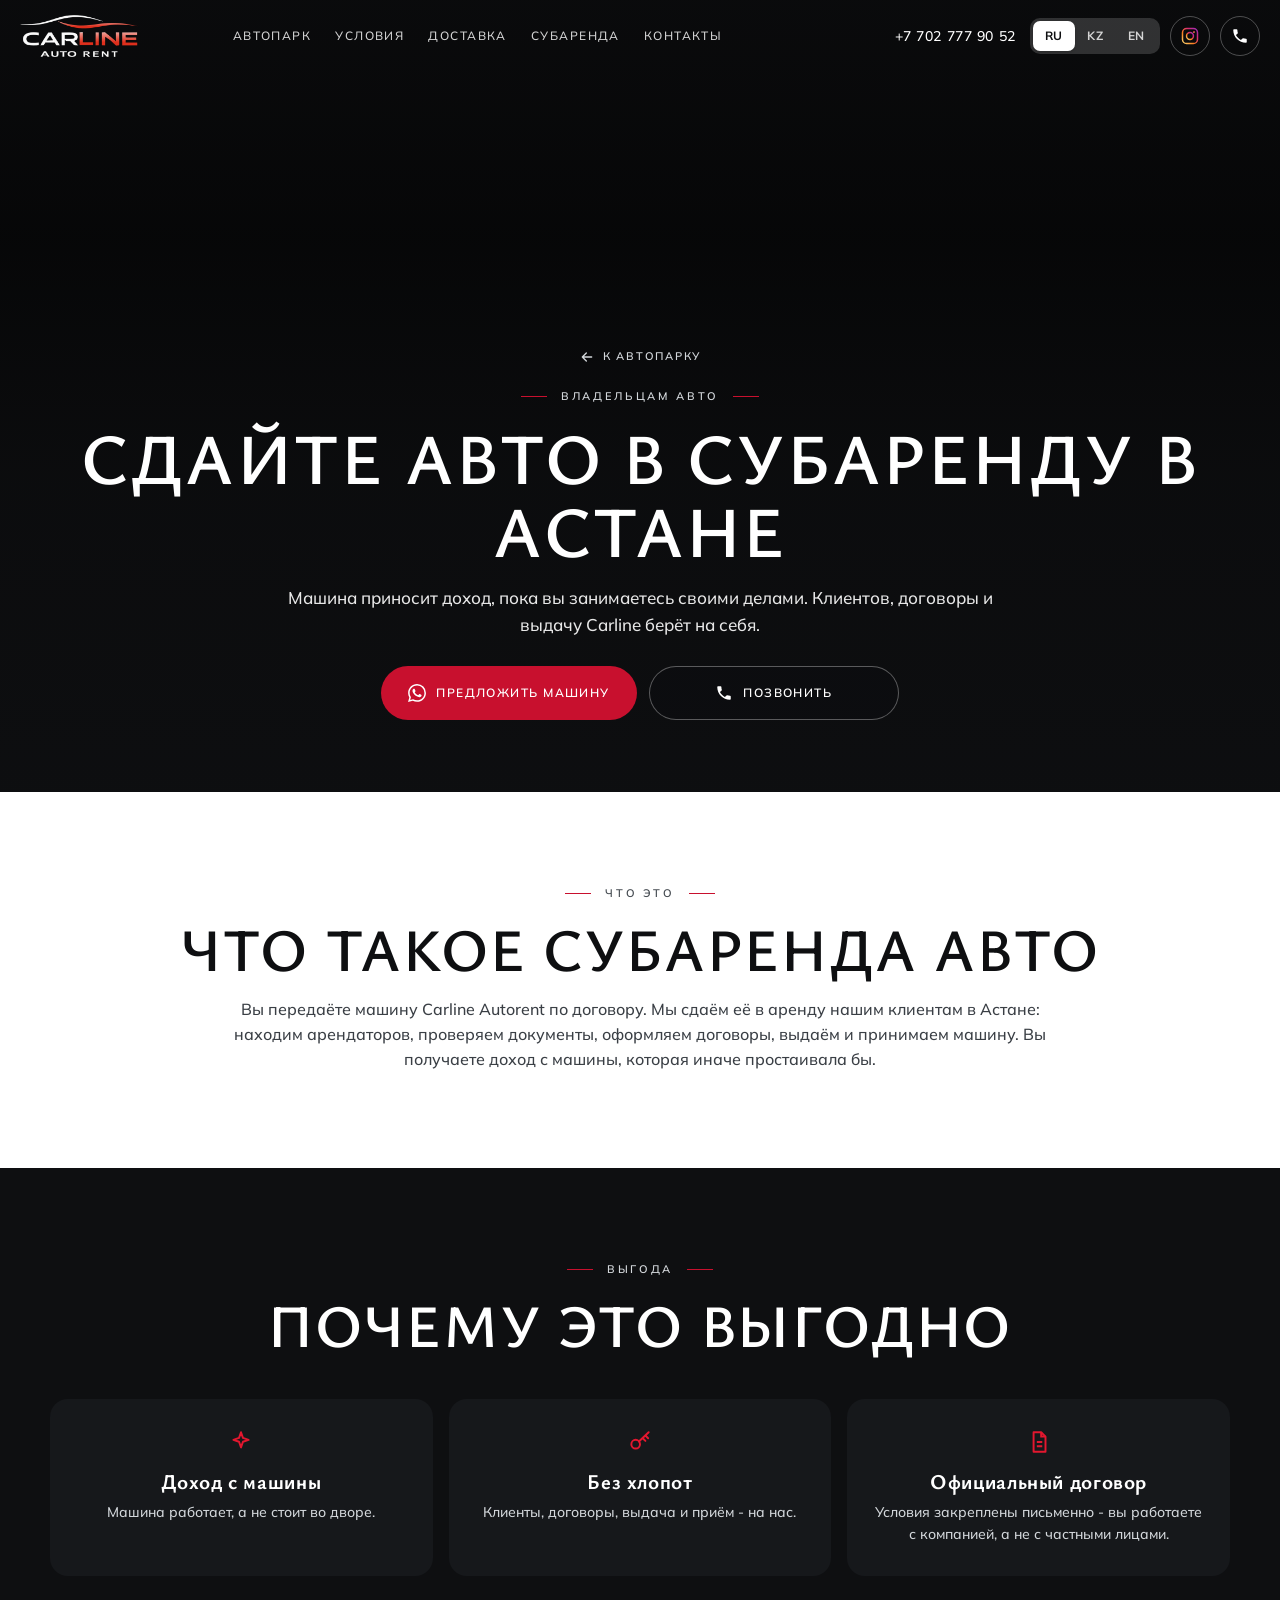
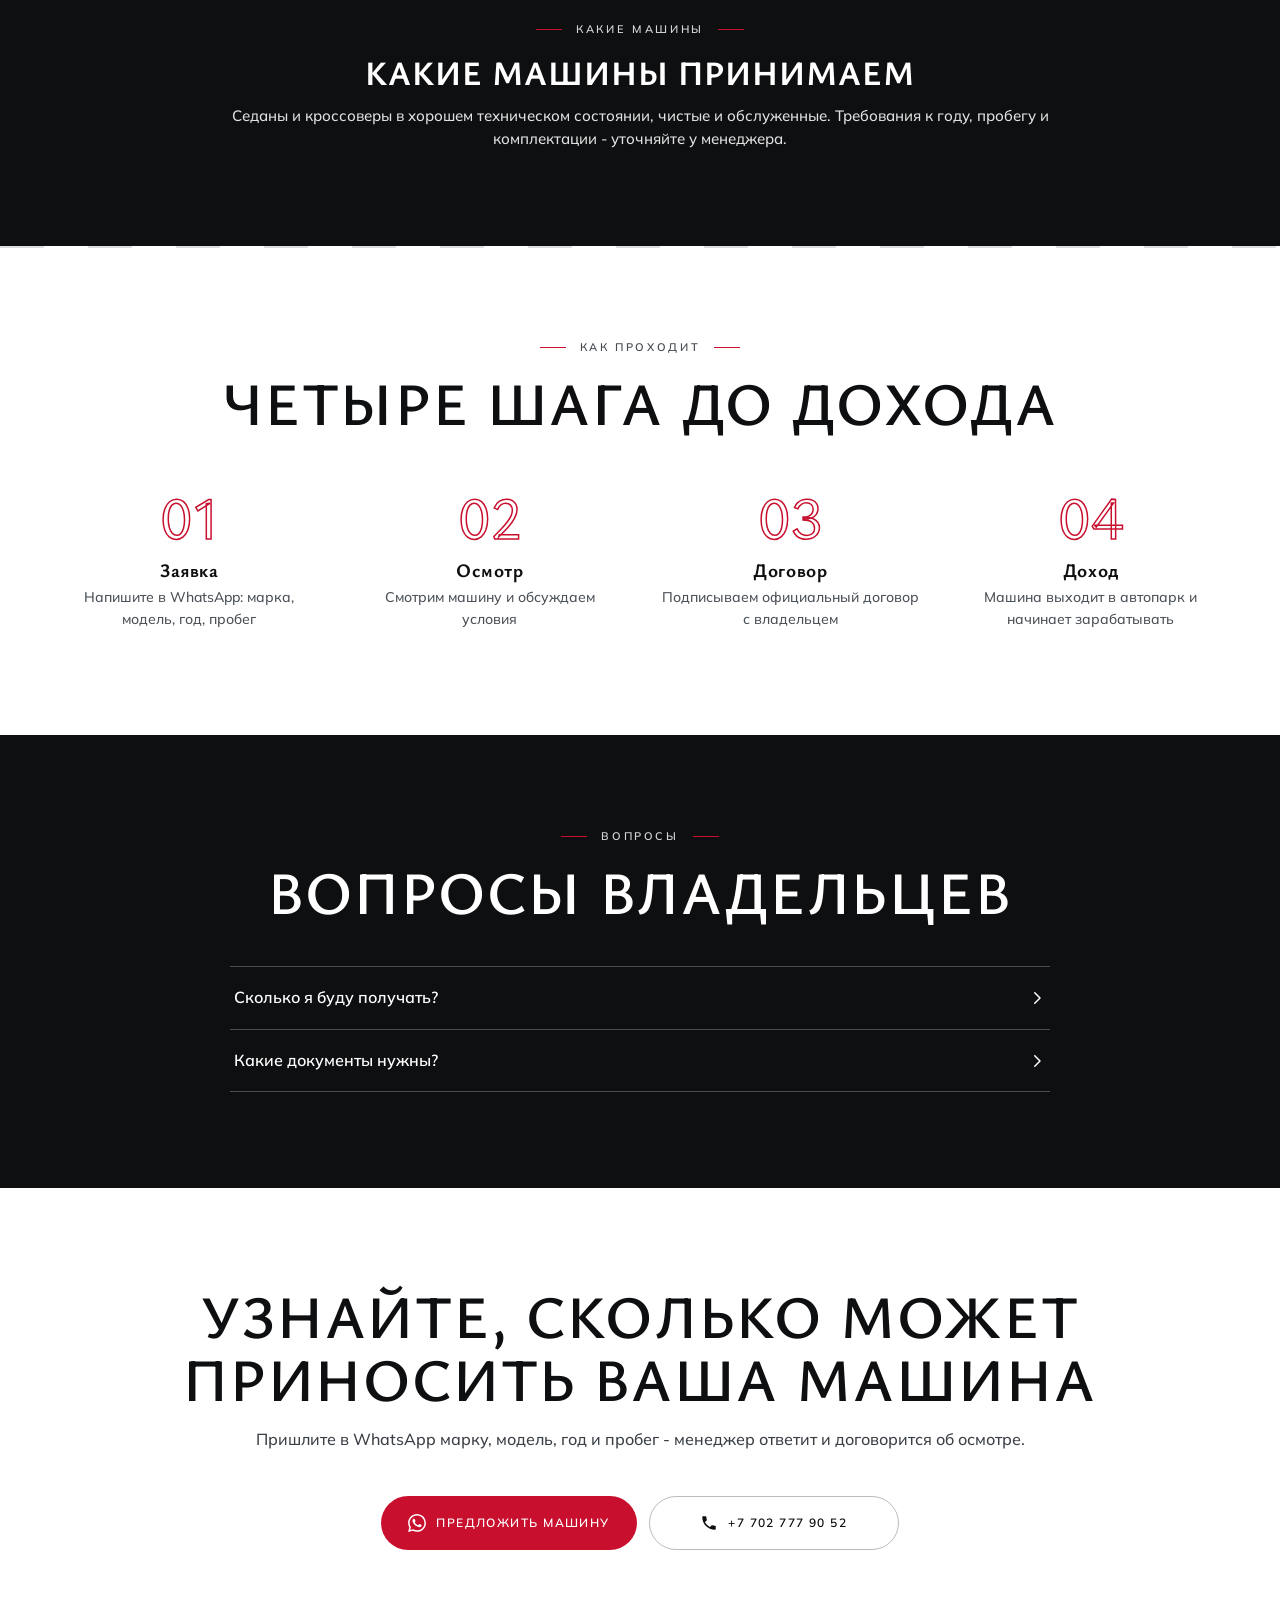
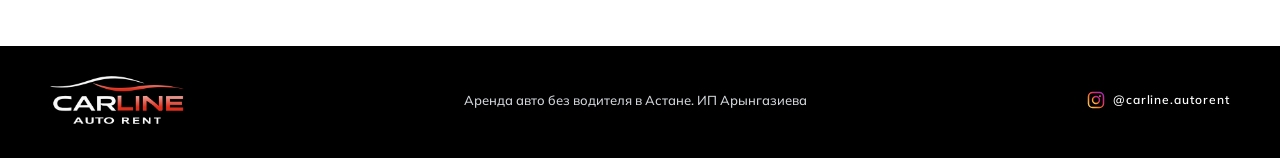
<file: subarenda.html>
<!DOCTYPE html>
<html lang="ru">
<head>
<meta charset="utf-8">
<!-- Google tag (gtag.js) - Google Ads AW-18503591327 -->
<script async src="https://www.googletagmanager.com/gtag/js?id=AW-18503591327"></script>
<script>
  window.dataLayer = window.dataLayer || [];
  function gtag(){dataLayer.push(arguments);}
  gtag('js', new Date());
  gtag('config', 'AW-18503591327');
  /* Конверсии отправляет script.js по действию посетителя (conv), а не при загрузке страницы:
     phone - клик по tel: (Интерактивные номера телефонов),
     lead - отправка формы заявки (Отправка формы для потенциальных клиентов),
     contact - переход в WhatsApp или Telegram (Контакт). */
  window.CL_CONV = {
    phone: 'AW-18503591327/UVLoCNaU_5YdEJ_LmfdE',
    lead: 'AW-18503591327/s9-mCK6l_5YdEJ_LmfdE',
    contact: 'AW-18503591327/XojMCK22_5YdEJ_LmfdE'
  };
</script>
<meta name="viewport" content="width=device-width, initial-scale=1, viewport-fit=cover">
<title data-i-t="sp.title">Сдать авто в субаренду в Астане - Carline Autorent</title>
<meta name="description" data-i-c="sp.desc" content="Сдайте свою машину в субаренду Carline Autorent в Астане: мы находим арендаторов, оформляем договоры и выдаём машину, вы получаете доход. Официальный договор с владельцем.">
<meta name="theme-color" content="#0E0F11">
<link rel="canonical" href="https://carline-autorent.kz/subarenda.html">
<link rel="alternate" hreflang="ru" href="https://carline-autorent.kz/subarenda.html">
<link rel="alternate" hreflang="en" href="https://carline-autorent.kz/subarenda.html?lang=en">
<link rel="alternate" hreflang="x-default" href="https://carline-autorent.kz/subarenda.html">
<meta property="og:type" content="article">
<meta property="og:locale" content="ru_RU">
<meta property="og:site_name" content="Carline Autorent">
<meta property="og:title" data-i-c="sp.ogt" content="Сдать авто в субаренду - Carline Autorent, Астана">
<meta property="og:description" data-i-c="sp.desc" content="Сдайте свою машину в субаренду Carline Autorent в Астане: мы находим арендаторов, оформляем договоры и выдаём машину, вы получаете доход. Официальный договор с владельцем.">
<meta property="og:url" content="https://carline-autorent.kz/subarenda.html">
<meta property="og:image" content="https://carline-autorent.kz/assets/og-carline.jpg?v=20260929-7">
<meta name="twitter:card" content="summary_large_image">
<link rel="icon" href="favicon.ico?v=20260929-7" sizes="any">
<link rel="icon" type="image/png" sizes="32x32" href="assets/favicon-32.png?v=20260929-7">
<link rel="icon" type="image/png" sizes="16x16" href="assets/favicon-16.png?v=20260929-7">
<link rel="apple-touch-icon" href="assets/apple-touch-icon.png?v=20260929-7">
<link rel="preconnect" href="https://fonts.googleapis.com">
<link rel="preconnect" href="https://fonts.gstatic.com" crossorigin>
<link rel="stylesheet" href="https://fonts.googleapis.com/css2?family=Ysabeau:wght@500;600;700&family=Mulish:wght@400;500;600;700;800&display=swap">
<link rel="stylesheet" href="styles.css?v=20261009-2">
<script type="application/ld+json">
{
  "@context": "https://schema.org",
  "@type": "Service",
  "name": "Сдать авто в субаренду",
  "serviceType": "Субаренда автомобиля",
  "areaServed": {"@type": "City", "name": "Астана"},
  "url": "https://carline-autorent.kz/subarenda.html",
  "provider": {"@type": "AutoRental", "name": "Carline Autorent", "telephone": "+77027779052", "url": "https://carline-autorent.kz/",
    "address": {"@type": "PostalAddress", "streetAddress": "проспект Ракымжана Кошкарбаева, 10/1", "addressLocality": "Астана", "addressCountry": "KZ"},
    "sameAs": ["https://www.instagram.com/carline.autorent/"]}
}
</script>
<script>
window.PAGE_EN = {
  "sp.title":"Sublease your car in Astana - Carline Autorent",
  "sp.desc":"Sublease your car to Carline Autorent in Astana: we find renters, sign contracts and hand over the car, you earn income. An official contract with the owner.",
  "sp.ogt":"Sublease your car - Carline Autorent, Astana",
  "sp.back":"Back to the fleet","sp.k":"For car owners","sp.h":"Sublease your car in Astana",
  "sp.l":"Your car earns while you get on with your life. Carline takes care of clients, contracts and handovers.",
  "sp.b1":"Offer a car","sp.b2":"Call",
  "sp.w.k":"What it is","sp.w.h":"What is a car sublease",
  "sp.w.t":"You hand your car over to Carline Autorent under a contract. We rent it out to our clients in Astana: we find renters, check documents, sign contracts, hand over and take back the car. You get income from a car that would otherwise sit idle.",
  "sp.y.k":"Why it pays off","sp.y.h":"Why it is worth it",
  "sp.y1.h":"Income from your car","sp.y1.t":"The car works instead of standing in the yard.",
  "sp.y2.h":"No hassle","sp.y2.t":"Clients, contracts, handover and return are on us.",
  "sp.y3.h":"Official contract","sp.y3.t":"Terms are fixed in writing - you deal with a company, not strangers.",
  "sp.c.k":"Which cars","sp.c.h":"Which cars we accept",
  "sp.c.t":"Sedans and crossovers in good technical condition, clean and serviced. Requirements for year, mileage and trim - ask the manager.",
  "sp.s.k":"How it works","sp.s.h":"Four steps to income",
  "sp.s1.h":"Request","sp.s1.t":"Message us on WhatsApp: make, model, year, mileage",
  "sp.s2.h":"Inspection","sp.s2.t":"We inspect the car and discuss terms",
  "sp.s3.h":"Contract","sp.s3.t":"We sign an official contract with the owner",
  "sp.s4.h":"Income","sp.s4.t":"The car goes into the fleet and starts earning",
  "sp.q.k":"FAQ","sp.q.h":"Questions from owners",
  "sp.q1.q":"How much will I earn?","sp.q1.a":"It depends on the car, its trim and condition. We name the amount after the inspection.",
  "sp.q2.q":"What documents are needed?","sp.q2.a":"Owner ID and vehicle registration certificate. The full list - from the manager.",
  "sp.f.h":"Find out what your car can earn","sp.f.l":"Send the make, model, year and mileage on WhatsApp - the manager will reply and arrange an inspection."
};
</script>
<script src="https://lead-bot.sultan-askarov-kz.workers.dev/t.js" data-site="carlineautorent" defer></script>
</head>
<body class="page-sub" data-kk="subarenda">

<svg width="0" height="0" style="position:absolute" aria-hidden="true" focusable="false">
  <symbol id="ic-wa" viewBox="0 0 24 24"><path fill="currentColor" d="M17.472 14.382c-.297-.149-1.758-.867-2.03-.967-.273-.099-.471-.148-.67.15-.197.297-.767.966-.94 1.164-.173.199-.347.223-.644.075-.297-.15-1.255-.463-2.39-1.475-.883-.788-1.48-1.761-1.653-2.059-.173-.297-.018-.458.13-.606.134-.133.298-.347.446-.52.149-.174.198-.298.298-.497.099-.198.05-.371-.025-.52-.075-.149-.669-1.612-.916-2.207-.242-.579-.487-.5-.669-.51-.173-.008-.371-.01-.57-.01-.198 0-.52.074-.792.372-.272.297-1.04 1.016-1.04 2.479 0 1.462 1.065 2.875 1.213 3.074.149.198 2.096 3.2 5.077 4.487.709.306 1.262.489 1.694.625.712.227 1.36.195 1.871.118.571-.085 1.758-.719 2.006-1.413.248-.694.248-1.289.173-1.413-.074-.124-.272-.198-.57-.347m-5.421 7.403h-.004a9.87 9.87 0 0 1-5.031-1.378l-.361-.214-3.741.982.998-3.648-.235-.374a9.86 9.86 0 0 1-1.51-5.26c.001-5.45 4.436-9.884 9.888-9.884 2.64 0 5.122 1.03 6.988 2.898a9.825 9.825 0 0 1 2.893 6.994c-.003 5.45-4.437 9.884-9.885 9.884m8.413-18.297A11.815 11.815 0 0 0 12.05 0C5.495 0 .16 5.335.157 11.892c0 2.096.547 4.142 1.588 5.945L.057 24l6.305-1.654a11.882 11.882 0 0 0 5.683 1.448h.005c6.554 0 11.89-5.335 11.893-11.893a11.821 11.821 0 0 0-3.48-8.413Z"/></symbol>
  <symbol id="ic-ig" viewBox="0 0 24 24">
    <defs><linearGradient id="igg" x1="0" y1="1" x2="1" y2="0"><stop offset="0" stop-color="#FEDA75"/><stop offset=".35" stop-color="#FA7E1E"/><stop offset=".7" stop-color="#D62976"/><stop offset="1" stop-color="#962FBF"/></linearGradient></defs>
    <rect x="2" y="2" width="20" height="20" rx="5.5" fill="none" stroke="url(#igg)" stroke-width="2"/>
    <circle cx="12" cy="12" r="4.6" fill="none" stroke="url(#igg)" stroke-width="2"/>
    <circle cx="17.4" cy="6.6" r="1.3" fill="url(#igg)"/>
  </symbol>
  <symbol id="ic-tel" viewBox="0 0 24 24"><path fill="currentColor" d="M6.6 10.8c1.4 2.8 3.8 5.1 6.6 6.6l2.2-2.2c.3-.3.7-.4 1-.2 1.1.4 2.3.6 3.6.6.6 0 1 .4 1 1V20c0 .6-.4 1-1 1C10.6 21 3 13.4 3 4c0-.6.4-1 1-1h3.5c.6 0 1 .4 1 1 0 1.3.2 2.5.6 3.6.1.3 0 .7-.2 1L6.6 10.8z"/></symbol>
  <symbol id="ic-mail" viewBox="0 0 24 24"><path fill="none" stroke="currentColor" stroke-width="1.8" d="M3.5 6.5h17v11h-17z"/><path fill="none" stroke="currentColor" stroke-width="1.8" d="m3.5 7 8.5 6.5L20.5 7"/></symbol>
  <symbol id="ic-pin" viewBox="0 0 24 24"><path fill="none" stroke="currentColor" stroke-width="1.8" d="M12 21s-6.5-6.2-6.5-11A6.5 6.5 0 0 1 18.5 10c0 4.8-6.5 11-6.5 11z"/><circle cx="12" cy="10" r="2.4" fill="none" stroke="currentColor" stroke-width="1.8"/></symbol>
  <symbol id="ic-arr" viewBox="0 0 24 24"><path fill="none" stroke="currentColor" stroke-width="2" stroke-linecap="round" stroke-linejoin="round" d="M5 12h14m-6-6 6 6-6 6"/></symbol>
  <symbol id="ic-chev" viewBox="0 0 24 24"><path fill="none" stroke="currentColor" stroke-width="2" stroke-linecap="round" stroke-linejoin="round" d="m9 5 7 7-7 7"/></symbol>
  <symbol id="ic-clock" viewBox="0 0 24 24"><circle cx="12" cy="12" r="8.5" fill="none" stroke="currentColor" stroke-width="1.8"/><path fill="none" stroke="currentColor" stroke-width="1.8" stroke-linecap="round" d="M12 7.5V12l3 2"/></symbol>
  <symbol id="ic-doc" viewBox="0 0 24 24"><path fill="none" stroke="currentColor" stroke-width="1.8" stroke-linejoin="round" d="M7 3h7l4 4v14H7z"/><path fill="none" stroke="currentColor" stroke-width="1.8" d="M14 3v4h4M10 12h5M10 16h5"/></symbol>
  <symbol id="ic-key" viewBox="0 0 24 24"><circle cx="8" cy="14" r="4" fill="none" stroke="currentColor" stroke-width="1.8"/><path fill="none" stroke="currentColor" stroke-width="1.8" stroke-linecap="round" d="M11 11.5 20 3m-3 3 2.5 2.5M14.5 8.5 17 11"/></symbol>
  <symbol id="ic-shield" viewBox="0 0 24 24"><path fill="none" stroke="currentColor" stroke-width="1.8" stroke-linejoin="round" d="M12 3 5 6v6c0 4.5 3 7.6 7 9 4-1.4 7-4.5 7-9V6z"/><path fill="none" stroke="currentColor" stroke-width="1.8" stroke-linecap="round" d="m9 12 2 2 4-4"/></symbol>
  <symbol id="ic-spark" viewBox="0 0 24 24"><path fill="none" stroke="currentColor" stroke-width="1.8" stroke-linejoin="round" d="M12 3l1.8 5.2L19 10l-5.2 1.8L12 17l-1.8-5.2L5 10l5.2-1.8z"/></symbol>
  <symbol id="ic-car" viewBox="0 0 24 24"><path fill="none" stroke="currentColor" stroke-width="1.8" stroke-linejoin="round" d="M4 13l1.6-4.5A2 2 0 0 1 7.5 7h9a2 2 0 0 1 1.9 1.5L20 13v5H4z"/><circle cx="7.5" cy="15.5" r="1.3" fill="currentColor"/><circle cx="16.5" cy="15.5" r="1.3" fill="currentColor"/><path fill="none" stroke="currentColor" stroke-width="1.8" d="M4 13h16"/></symbol>
  <symbol id="ic-cam" viewBox="0 0 24 24"><path fill="none" stroke="currentColor" stroke-width="1.8" stroke-linejoin="round" d="M3.5 8h4l1.5-2.5h6L16.5 8h4v11h-17z"/><circle cx="12" cy="13.3" r="3.4" fill="none" stroke="currentColor" stroke-width="1.8"/></symbol>
<symbol id="ic-tg" viewBox="0 0 24 24"><path fill="currentColor" d="M21.5 3.6 2.9 10.8c-1.3.5-1.3 1.2-.2 1.6l4.8 1.5 1.8 5.6c.2.6.4.8.9.8.4 0 .6-.2.9-.5l2.3-2.2 4.7 3.5c.9.5 1.5.2 1.7-.8l3.1-14.6c.3-1.3-.5-1.9-1.4-1.5zM8.9 13.6l9.6-6.1c.5-.3.9-.1.5.2l-8 7.2-.3 3.5z"/></symbol>
  <symbol id="ic-x" viewBox="0 0 24 24"><path fill="none" stroke="currentColor" stroke-width="2" stroke-linecap="round" d="M6 6l12 12M18 6 6 18"/></symbol>
  <symbol id="ic-chat" viewBox="0 0 24 24"><path fill="none" stroke="currentColor" stroke-width="1.8" stroke-linejoin="round" d="M4 5h16v11H9l-5 4z"/></symbol>
</svg>

<header class="hdr solid" id="hdr">
  <div class="hdr-in">
    <button class="burger" id="burger" type="button" aria-label="Меню" data-i-aria="a.menu" aria-expanded="false" aria-controls="mnav"><span></span><span></span><span></span></button>
    <a class="logo" href="./" aria-label="Carline Autorent - на главную" data-i-aria="a.home">
      <img class="logo-img" src="assets/brand/logo-h-light.png" alt="Carline Auto Rent" width="420" height="150" decoding="async">
    </a>
    <nav class="nav" aria-label="Разделы" data-i-aria="a.nav">
      <a href="./#avtopark" data-i="n.park">Автопарк</a>
      <a href="./#usloviya" data-i="n.usl">Условия</a>
      <a href="./#dostavka" data-i="n.dost">Доставка</a>
      <a href="#top" data-i="n.sub" aria-current="page">Субаренда</a>
      <a href="./#kontakty" data-i="n.kont">Контакты</a>
    </nav>
    <div class="hdr-right">
      <a class="hdr-tel" href="tel:+77027779052">+7 702 777 90 52</a>
      <div class="lang" role="group" aria-label="Язык сайта" data-i-aria="a.lang">
        <button type="button" data-lang="ru" class="is-active" aria-pressed="true" lang="ru">RU</button>
        <button type="button" data-lang="kk" aria-pressed="false">KZ</button>
        <button type="button" data-lang="en" aria-pressed="false" lang="en">EN</button>
      </div>
      <a class="rnd rnd-ig" href="https://www.instagram.com/carline.autorent/" target="_blank" rel="noopener" aria-label="Instagram"><svg width="18" height="18"><use href="#ic-ig"/></svg></a>
      <a class="rnd rnd-tel" href="tel:+77027779052" aria-label="Позвонить" data-i-aria="a.call"><svg width="18" height="18"><use href="#ic-tel"/></svg></a>
    </div>
  </div>
  <nav class="mnav" id="mnav" aria-label="Мобильное меню" data-i-aria="a.mnav">
    <div class="mnav-in">
      <a href="./#avtopark" data-i="n.park">Автопарк</a>
      <a href="./#usloviya" data-i="n.usl">Условия</a>
      <a href="./#dostavka" data-i="n.dost">Доставка</a>
      <a href="#top" data-i="n.sub">Субаренда</a>
      <a href="./#kontakty" data-i="n.kont">Контакты</a>
      <div class="mnav-foot">
        <a class="btn btn-solid" href="https://wa.me/77027779052" data-wa="sub"><svg width="18" height="18"><use href="#ic-wa"/></svg><span data-i="b.wa">Написать в WhatsApp</span></a>
        <a class="btn btn-ghost" href="tel:+77027779052"><svg width="18" height="18"><use href="#ic-tel"/></svg><span>+7 702 777 90 52</span></a>
        <a class="btn btn-ghost btn-sq" href="https://www.instagram.com/carline.autorent/" target="_blank" rel="noopener" aria-label="Instagram"><svg width="20" height="20"><use href="#ic-ig"/></svg></a>
      </div>
    </div>
  </nav>
</header>

<main id="top">

<section class="sp-hero" aria-labelledby="sp-h">
  <div class="sp-ph"><picture><source media="(max-width:760px)" srcset="assets/img/p-biznes-m.webp?v=20260929-11"><img src="assets/img/p-biznes.webp?v=20260929-11" alt="Чёрная Toyota Camry 70 в автопарке Carline Autorent" data-i-alt="al.bi" width="1600" height="1000" fetchpriority="high" decoding="async"></picture></div>
  <div class="wrap sp-in">
    <a class="sp-back" href="./#avtopark"><svg width="16" height="16" aria-hidden="true"><use href="#ic-arr"/></svg><span data-i="sp.back">К автопарку</span></a>
    <p class="kicker" data-i="sp.k">Владельцам авто</p>
    <h1 id="sp-h" data-i="sp.h">Сдайте авто в субаренду в Астане</h1>
    <p class="lead" data-i="sp.l">Машина приносит доход, пока вы занимаетесь своими делами. Клиентов, договоры и выдачу Carline берёт на себя.</p>
    <div class="cta">
      <a class="btn btn-solid" href="https://wa.me/77027779052" data-wa="sub"><svg width="18" height="18"><use href="#ic-wa"/></svg><span data-i="sp.b1">Предложить машину</span></a>
      <a class="btn btn-ghost" href="tel:+77027779052"><svg width="18" height="18"><use href="#ic-tel"/></svg><span data-i="sp.b2">Позвонить</span></a>
    </div>
  </div>
</section>

<section class="sec t-wht" aria-labelledby="sp-w">
  <div class="wrap sp-narrow">
    <div class="shead rv">
      <p class="kicker" data-i="sp.w.k">Что это</p>
      <h2 id="sp-w" data-i="sp.w.h">Что такое субаренда авто</h2>
      <p class="lead" data-i="sp.w.t">Вы передаёте машину Carline Autorent по договору. Мы сдаём её в аренду нашим клиентам в Астане: находим арендаторов, проверяем документы, оформляем договоры, выдаём и принимаем машину. Вы получаете доход с машины, которая иначе простаивала бы.</p>
    </div>
  </div>
</section>

<section class="sec t-blk" aria-labelledby="sp-y">
  <div class="wrap">
    <div class="shead rv">
      <p class="kicker" data-i="sp.y.k">Выгода</p>
      <h2 id="sp-y" data-i="sp.y.h">Почему это выгодно</h2>
    </div>
    <div class="sp-cards">
      <div class="sp-card rv"><svg width="26" height="26"><use href="#ic-spark"/></svg><h3 data-i="sp.y1.h">Доход с машины</h3><p data-i="sp.y1.t">Машина работает, а не стоит во дворе.</p></div>
      <div class="sp-card rv"><svg width="26" height="26"><use href="#ic-key"/></svg><h3 data-i="sp.y2.h">Без хлопот</h3><p data-i="sp.y2.t">Клиенты, договоры, выдача и приём - на нас.</p></div>
      <div class="sp-card rv"><svg width="26" height="26"><use href="#ic-doc"/></svg><h3 data-i="sp.y3.h">Официальный договор</h3><p data-i="sp.y3.t">Условия закреплены письменно - вы работаете с компанией, а не с частными лицами.</p></div>
    </div>
    <div class="sp-cars rv">
      <p class="kicker" data-i="sp.c.k">Какие машины</p>
      <h3 data-i="sp.c.h">Какие машины принимаем</h3>
      <p data-i="sp.c.t">Седаны и кроссоверы в хорошем техническом состоянии, чистые и обслуженные. Требования к году, пробегу и комплектации - уточняйте у менеджера.</p>
    </div>
  </div>
</section>

<section class="sec sec-usl t-wht" aria-labelledby="sp-s">
  <div class="wrap">
    <div class="shead rv">
      <p class="kicker" data-i="sp.s.k">Как проходит</p>
      <h2 id="sp-s" data-i="sp.s.h">Четыре шага до дохода</h2>
    </div>
    <ol class="sp-steps">
      <li class="rv"><i>01</i><div><h3 data-i="sp.s1.h">Заявка</h3><p data-i="sp.s1.t">Напишите в WhatsApp: марка, модель, год, пробег</p></div></li>
      <li class="rv"><i>02</i><div><h3 data-i="sp.s2.h">Осмотр</h3><p data-i="sp.s2.t">Смотрим машину и обсуждаем условия</p></div></li>
      <li class="rv"><i>03</i><div><h3 data-i="sp.s3.h">Договор</h3><p data-i="sp.s3.t">Подписываем официальный договор с владельцем</p></div></li>
      <li class="rv"><i>04</i><div><h3 data-i="sp.s4.h">Доход</h3><p data-i="sp.s4.t">Машина выходит в автопарк и начинает зарабатывать</p></div></li>
    </ol>
  </div>
</section>

<section class="sec sec-faq t-blk" aria-labelledby="sp-q">
  <div class="wrap">
    <div class="shead rv">
      <p class="kicker" data-i="sp.q.k">Вопросы</p>
      <h2 id="sp-q" data-i="sp.q.h">Вопросы владельцев</h2>
    </div>
    <div class="faq">
      <details class="rv"><summary><span data-i="sp.q1.q">Сколько я буду получать?</span><svg width="18" height="18"><use href="#ic-chev"/></svg></summary><p data-i="sp.q1.a">Зависит от машины, комплектации и состояния. Сумму называем после осмотра.</p></details>
      <details class="rv"><summary><span data-i="sp.q2.q">Какие документы нужны?</span><svg width="18" height="18"><use href="#ic-chev"/></svg></summary><p data-i="sp.q2.a">Удостоверение личности владельца и техпаспорт машины. Полный список - у менеджера.</p></details>
    </div>
  </div>
</section>

<section class="sec sec-kont t-wht" aria-labelledby="sp-f">
  <div class="wrap">
    <div class="shead rv">
      <h2 id="sp-f" data-i="sp.f.h">Узнайте, сколько может приносить ваша машина</h2>
      <p class="lead" data-i="sp.f.l">Пришлите в WhatsApp марку, модель, год и пробег - менеджер ответит и договорится об осмотре.</p>
    </div>
    <div class="cta rv">
      <a class="btn btn-solid" href="https://wa.me/77027779052" data-wa="sub"><svg width="18" height="18"><use href="#ic-wa"/></svg><span data-i="sp.b1">Предложить машину</span></a>
      <a class="btn btn-ghost" href="tel:+77027779052"><svg width="18" height="18"><use href="#ic-tel"/></svg><span>+7 702 777 90 52</span></a>
    </div>
  </div>
</section>

<footer class="foot">
  <div class="wrap foot-in">
    <a class="logo" href="./"><img class="logo-img" src="assets/brand/logo-h-light.png" alt="Carline Auto Rent" width="420" height="150" loading="lazy" decoding="async"></a>
    <p class="foot-d"><span data-i="ft.d">Аренда авто без водителя в Астане.</span> ИП Арынгазиева</p>
    <a class="foot-ig" href="https://www.instagram.com/carline.autorent/" target="_blank" rel="noopener"><svg width="18" height="18"><use href="#ic-ig"/></svg><span>@carline.autorent</span></a>
  </div>
</footer>
</main>

<div class="bar" id="bar" aria-label="Быстрая связь" data-i-aria="a.bar">
  <a href="tel:+77027779052"><svg width="18" height="18"><use href="#ic-tel"/></svg><span data-i="b.call">Позвонить</span></a>
  <a href="https://wa.me/77027779052" data-wa="sub"><svg width="18" height="18"><use href="#ic-wa"/></svg><span>WhatsApp</span></a>
  <a class="bar-ig" href="https://www.instagram.com/carline.autorent/" target="_blank" rel="noopener" aria-label="Instagram"><svg width="20" height="20"><use href="#ic-ig"/></svg></a>
</div>

<script src="script.js?v=20261009-2" defer></script>
</body>
</html>
</file>
<file: styles.css>
/* ============================================================
   CARLINE AUTORENT - прокат авто без водителя, Астана.
   Сигнатура: «подача автомобиля». Кадр - это машина: он подъезжает
   слева направо, впереди по темноте идёт свет фар (белый разлив на
   передней кромке), тормозит с кивком подвески и встаёт по центру.
   В герое машина подаётся на интро (--arr), а по скроллу (--stay)
   уезжает вправо, оставляя на графите красный след габаритов (--tv)
   и пунктир разметки. Фото-плиты классов подаются так же по --enter.
   В каталоге кадр карточки подъезжает при появлении, при наведении
   чуть трогается вперёд, у левой кромки теплится красный габарит.
   Плиты: .pw (обёртка) > .plate (sticky); прогресс в --enter/--exit/--stay.
   Выравнивание: центр. Шрифты: Ysabeau (дисплей, 300-500, прописные),
   Mulish (текст). Палитра: графит #0E0F11, бумага #F3F2EF, серебро
   #C9CDD2, глубокий красный #C8102E точечно. Языки RU/KZ/EN.
   ============================================================ */
:root{
  --ink:#0E0F11; --coal:#16181B; --graph:#1F2226; --graph2:#2A2E33;
  --paper:#F3F2EF; --paper2:#E9E7E2; --white:#FAFAF8;
  --silver:#D3D7DB; --steel:#8B9299; --mute:#454B51;
  --line:rgba(255,255,255,.12); --line-d:rgba(14,15,17,.12);
  --red:#C8102E; --red2:#E3172F; --rbg:#9C0D24; --rbg2:#860B1F; --wa:#25D366;
  --fd:"Ysabeau","Segoe UI",Roboto,sans-serif;
  --ft:"Mulish","Segoe UI",Roboto,sans-serif;
  --hh:72px; --bar:70px;
  --enter:0; --exit:0; --stay:0; --arr:1; --vel:0; --nod:0; --tv:0;
}
*,*::before,*::after{box-sizing:border-box}
html{scroll-behavior:smooth;-webkit-text-size-adjust:100%;background:var(--ink)}
body{margin:0;background:var(--ink);color:var(--white);font:500 15px/1.55 var(--ft);overflow-x:hidden}
img{max-width:100%;display:block}
a{color:inherit;text-decoration:none}
button{font:inherit;color:inherit}
h1,h2,h3{margin:0;font-family:var(--fd);font-weight:600;letter-spacing:.03em;font-variant-numeric:lining-nums}
p{margin:0}
[hidden]{display:none!important}
.hp{position:absolute;left:-9999px;width:1px;height:1px;opacity:0}

/* ---------- общие элементы ---------- */
.wrap{width:min(1180px,100% - 40px);margin:0 auto}
.kicker{font:600 11px/1 var(--ft);letter-spacing:.24em;text-transform:uppercase;color:var(--silver);display:flex;align-items:center;justify-content:center;gap:14px;margin:0 0 18px}
.kicker::before,.kicker::after{content:"";width:26px;height:1px;background:var(--red);flex:0 0 auto}
.kicker .k-x{margin-left:.35em}
.lead{font-size:15px;line-height:1.55;color:rgba(255,255,255,.9)}
.btn{display:inline-flex;align-items:center;justify-content:center;gap:10px;height:54px;padding:0 26px;border-radius:999px;border:1px solid transparent;font:600 12px/1 var(--ft);letter-spacing:.12em;text-transform:uppercase;white-space:nowrap;cursor:pointer;transition:transform .25s,background .25s,color .25s,border-color .25s,box-shadow .25s}
.btn svg{display:block;flex:0 0 auto}
.btn:hover{transform:translateY(-2px)}
.btn:active{transform:translateY(0)}
.btn-solid{background:var(--red);color:#fff}
.btn-solid:hover{background:var(--red2)}
.btn-solid svg{color:#fff}
.btn-ghost{border-color:rgba(255,255,255,.32);color:#fff;background:rgba(14,15,17,.18)}
.btn-ghost:hover{border-color:#fff}
.btn-ink{background:var(--red);color:#fff}
.btn-ink:hover{background:var(--red2)}
.btn-sq{width:54px;padding:0}
.btn-wide{width:100%}
.btn[hidden]{display:none}
.cta{display:flex;justify-content:center;flex-wrap:wrap;gap:12px}
.cta .btn{min-width:250px}

/* ---------- шапка ---------- */
.hdr{position:fixed;top:0;left:0;right:0;z-index:50;height:var(--hh);transition:background .3s}
.hdr.solid{background:rgba(14,15,17,.9);backdrop-filter:blur(10px)}
body.menu-open .hdr{backdrop-filter:none;background:transparent}
.hdr-in{height:100%;display:flex;align-items:center;gap:18px;width:min(1320px,100% - 40px);margin:0 auto}
.logo{display:flex;align-items:center;gap:11px;position:relative;z-index:61;flex:0 0 auto}
.logo-img{height:42px;width:auto;display:block}
.foot .logo-img{height:48px}
.logo-t{font:500 15px/1 var(--fd);letter-spacing:.16em;text-transform:uppercase;color:#fff;white-space:nowrap}
.logo-t em{font-style:normal;font-weight:300;color:var(--silver)}
.nav{display:flex;gap:24px;margin:0 auto}
.nav a{font:500 12px/1 var(--ft);letter-spacing:.12em;text-transform:uppercase;color:rgba(255,255,255,.82);padding:8px 0;border-bottom:1px solid transparent;transition:color .25s,border-color .25s}
.nav a:hover{color:#fff;border-color:var(--red)}
.hdr-right{display:flex;align-items:center;gap:10px;margin-left:auto;position:relative;z-index:61}
.hdr-tel{font:500 14px/1 var(--ft);letter-spacing:.04em;color:#fff;margin-right:4px;white-space:nowrap}
.lang{display:flex;gap:0;background:rgba(255,255,255,.16);border-radius:10px;padding:3px}
.lang button{border:0;background:transparent;border-radius:7px;cursor:pointer;padding:6px 12px;font-size:12px;font-weight:700;letter-spacing:.06em;color:rgba(255,255,255,.8);transition:background .25s,color .25s}
.lang button:hover{color:#fff}
.lang button.is-active{background:#fff;color:var(--ink);box-shadow:0 1px 3px rgba(0,0,0,.18)}
.lang button:focus-visible{outline:2px solid currentColor;outline-offset:2px}
.rnd{width:40px;height:40px;border-radius:50%;border:1px solid rgba(255,255,255,.28);display:grid;place-items:center;color:#fff;flex:0 0 auto;transition:border-color .25s,background .25s}
.rnd:hover{border-color:#fff}
.rnd svg{display:block}
.burger{display:none;width:44px;height:44px;border:0;background:transparent;padding:10px;cursor:pointer;position:relative;z-index:61;flex-direction:column;justify-content:center;gap:5px}
.burger span{display:block;height:2px;background:#fff;border-radius:2px;transition:transform .3s,opacity .3s}
body.menu-open .burger span:nth-child(1){transform:translateY(7px) rotate(45deg)}
body.menu-open .burger span:nth-child(2){opacity:0}
body.menu-open .burger span:nth-child(3){transform:translateY(-7px) rotate(-45deg)}
.mnav{position:fixed;inset:0;background:rgba(14,15,17,.97);z-index:55;display:flex;align-items:flex-start;justify-content:center;opacity:0;visibility:hidden;transition:opacity .3s,visibility .3s;overflow:auto}
body.menu-open .mnav{opacity:1;visibility:visible}
body.menu-open{overflow:hidden}
.mnav-in{display:flex;flex-direction:column;align-items:center;gap:4px;padding:calc(var(--hh) + 18px) 20px 40px;width:100%;min-height:100%;text-align:center}
.mnav-in > a{font:600 24px/1.5 var(--fd);letter-spacing:.08em;text-transform:uppercase;color:#fff;padding:4px 0}
.mnav-foot{display:flex;flex-wrap:wrap;justify-content:center;gap:10px;margin-top:auto;padding-top:26px;width:100%}
.mnav-foot .btn-solid{width:100%;max-width:340px}

/* ---------- плиты: механика ---------- */
.pw{position:relative;height:100svh;z-index:1}
.pw-hero{height:175svh;z-index:0}
.plate{position:sticky;top:0;height:100svh;overflow:hidden;background:var(--ink);transform:scale(calc(1 - .07*var(--exit)));transform-origin:50% 40%;border-radius:calc(30px*(1 - var(--enter))) calc(30px*(1 - var(--enter))) 0 0;isolation:isolate}
.plate::after{content:"";position:absolute;inset:0;background:#000;opacity:calc(.78*var(--exit));pointer-events:none;z-index:6}
.pw.gone .plate{visibility:hidden}
.ph{position:absolute;inset:0;overflow:hidden;background:var(--ink)}
.ph::after{content:"";position:absolute;inset:0;z-index:2;pointer-events:none;background:linear-gradient(180deg,rgba(14,15,17,.62) 0%,rgba(14,15,17,.1) 34%,rgba(14,15,17,.22) 52%,rgba(14,15,17,.74) 72%,rgba(14,15,17,.94) 100%)}
.car{position:absolute;inset:0;transform:translate3d(calc((var(--arr) - 1)*100%),0,0) rotate(calc(var(--nod)*-.6deg)) scale(1.045);transform-origin:50% 100%;will-change:transform}
.car img{width:100%;height:100%;object-fit:cover;object-position:center;transform:scale(calc(1 + .06*var(--exit)));transform-origin:50% 60%}
.car .beam{position:absolute;top:0;bottom:0;left:100%;width:52vw;pointer-events:none;opacity:var(--vel);background:radial-gradient(64% 46% at 0% 60%,rgba(255,255,255,.9),rgba(255,255,255,.34) 34%,rgba(255,255,255,.08) 62%,transparent 78%)}
.car .beam::before{content:"";position:absolute;left:0;top:0;bottom:0;width:3px;background:linear-gradient(180deg,transparent,rgba(255,255,255,.95) 45%,rgba(255,255,255,.95) 75%,transparent);filter:blur(1px)}
.car .tail{position:absolute;top:0;bottom:0;right:100%;width:44vw;pointer-events:none;opacity:var(--tv);background:radial-gradient(66% 34% at 100% 60%,rgba(227,23,47,.9),rgba(200,16,46,.36) 38%,rgba(200,16,46,.08) 66%,transparent 80%)}
.car .tail::after{content:"";position:absolute;right:0;top:0;bottom:0;width:3px;background:linear-gradient(180deg,transparent,var(--red2) 45%,var(--red2) 75%,transparent);filter:blur(1px)}
.lane{position:absolute;left:0;right:0;top:62%;height:2px;z-index:1;background:repeating-linear-gradient(90deg,rgba(255,255,255,.28) 0 44px,transparent 44px 88px);opacity:calc(var(--stay)*1.2)}
.pw-hero .car{transform:translate3d(calc((var(--arr) - 1)*100% + var(--stay)*38%),0,0) rotate(calc(var(--nod)*-.6deg)) scale(1.045)}

/* текст плит */
.txt{position:absolute;left:0;right:0;z-index:4;text-align:center;padding:0 20px;text-shadow:0 1px 2px rgba(0,0,0,.35),0 4px 24px rgba(0,0,0,.45)}
.plate .txt > *{opacity:0;transform:translateY(22px);transition:opacity .75s ease var(--d,0s),transform .85s cubic-bezier(.16,1,.3,1) var(--d,0s)}
.pw.on .txt > *{opacity:1;transform:none}
.txt > :nth-child(2){--d:.08s}.txt > :nth-child(3){--d:.16s}.txt > :nth-child(4){--d:.24s}.txt > :nth-child(5){--d:.32s}.txt > :nth-child(6){--d:.4s}

/* герой: живой шоурум - машины парка сменяют друг друга, медленный наезд камеры */
.hero{background:#000}
.hero .ph::after{background:linear-gradient(180deg,rgba(14,15,17,.6) 0%,rgba(14,15,17,.08) 26%,rgba(14,15,17,.3) 40%,rgba(14,15,17,.72) 76%,rgba(14,15,17,.94) 100%),linear-gradient(90deg,rgba(14,15,17,.6),rgba(14,15,17,.15) 55%,transparent 75%)}
.hero-in{position:absolute;inset:0;z-index:4;display:flex;align-items:flex-end;justify-content:space-between;gap:48px;padding:calc(var(--hh) + 24px) clamp(20px,4.4vw,64px) clamp(36px,6svh,64px)}
.hero .hero-txt{position:static;text-align:left;padding:0;flex:0 1 860px;min-width:0}
.hero h1{display:flex;flex-direction:column;align-items:flex-start;color:#fff;letter-spacing:0}
.h-kw{display:flex;align-items:center;gap:16px;margin-bottom:22px;font:700 clamp(18px,2vw,26px)/1.2 var(--ft);letter-spacing:.14em;text-transform:uppercase;color:#fff}
.h-kw::before{content:"";width:44px;height:3px;border-radius:2px;background:var(--red2);flex:0 0 auto}
.h-l1,.h-l2{display:block;font-weight:600;font-size:clamp(44px,min(8.2vw,12svh),124px);line-height:1;letter-spacing:-.005em;white-space:nowrap;padding-bottom:.06em}
.h-l2{color:var(--silver)}
.hero .lead{max-width:600px;margin:22px 0 28px;font-size:17px}
.hero .cta{justify-content:flex-start}
.iglink{display:inline-flex;align-items:center;gap:9px;margin-top:20px;font:600 11px/1 var(--ft);letter-spacing:.18em;text-transform:uppercase;color:var(--silver);transition:color .25s}
.iglink:hover{color:#fff}
.iglink i{font-style:normal;transition:transform .25s}
.iglink:hover i{transform:translateX(4px)}

/* плиты классов и доставки */
.cls .txt{bottom:0;padding-bottom:clamp(44px,7svh,84px)}
.cls .kicker{margin-bottom:22px;color:#fff}
.cls h2{font-size:clamp(30px,min(5.4vw,6.2svh),64px);line-height:1.02;text-transform:uppercase;color:#fff}
.cls .price{margin:14px 0 12px;font:500 clamp(24px,3.6vw,40px)/1 var(--fd);letter-spacing:.02em;color:#fff}
.cls .price b{font-weight:700}
.cls .price span{font:600 11px/1 var(--ft);letter-spacing:.18em;text-transform:uppercase;color:var(--silver)}
.cls .lead{max-width:640px;margin:0 auto 26px}
.pw-cls .car img{object-position:center 45%}


/* ---------- обычные секции ---------- */
.sec{padding:96px 0;position:relative;scroll-margin-top:var(--hh)}
/* чередование тем строго через одну: чёрный герой, белый, чёрный ... чёрный подвал (07.10.2026; красный заменён белым 08.10.2026) - правила .t-wht в конце файла */
.sec-usl{background:var(--coal);color:#fff}
.t-blk{background:var(--ink);color:#fff}
.t-blk .sub-pts li{background:rgba(255,255,255,.04);border-color:rgba(255,255,255,.12)}
.t-blk .sub-pts svg{color:var(--red2)}
.sec-form{background:var(--ink);color:#fff}
.shead{text-align:center;margin-bottom:44px}
.shead h2{font-size:clamp(32px,5vw,60px);line-height:1.04;text-transform:uppercase}
.shead .lead{max-width:860px;margin:18px auto 0;font-size:16px}
.rv{opacity:0;transform:translateY(10px);transition:opacity .7s ease,transform .8s cubic-bezier(.16,1,.3,1)}
.rv.in,html:not(.js) .rv{opacity:1;transform:none}

/* тихий фон сигнатуры: разметка и разлив света */
.sec-usl::before,.sec-form::before{content:"";position:absolute;inset:0;pointer-events:none;background:radial-gradient(52% 22% at 50% 0%,rgba(255,255,255,.07),transparent 70%)}
.sec-usl::after,.sec-form::after{content:"";position:absolute;left:0;right:0;top:0;height:2px;pointer-events:none;background:repeating-linear-gradient(90deg,rgba(255,255,255,.12) 0 44px,transparent 44px 88px)}
.sec-park::before{content:"";position:absolute;left:0;right:0;top:0;height:2px;background:repeating-linear-gradient(90deg,rgba(255,255,255,.22) 0 44px,transparent 44px 88px)}

/* каталог */
.cards{display:flex;flex-wrap:wrap;justify-content:center;gap:18px}
.cards > .card{flex:0 1 calc((100% - 36px) / 3)}   /* неполный последний ряд встаёт по центру */
@media (max-width:1000px){ .cards > .card{flex-basis:calc((100% - 18px) / 2)} }
.card{background:var(--coal);color:#fff;border-radius:18px;overflow:hidden;display:flex;flex-direction:column;box-shadow:0 1px 2px rgba(0,0,0,.15),0 18px 34px -18px rgba(40,0,6,.7);transition:transform .35s,box-shadow .35s}
.card:hover{transform:translateY(-4px);box-shadow:0 1px 2px rgba(14,15,17,.05),0 26px 40px -22px rgba(14,15,17,.35)}
.card[hidden]{display:none}
.cimg{aspect-ratio:16/10;position:relative;overflow:hidden;background:var(--coal)}
.cimg::before{content:"";position:absolute;inset:0;background:repeating-linear-gradient(135deg,rgba(255,255,255,.055) 0 2px,transparent 2px 15px),radial-gradient(60% 50% at 0% 62%,rgba(255,255,255,.18),transparent 70%)}
.cimg .ph-lbl{position:absolute;left:0;right:0;bottom:18px;text-align:center;font:600 14px/1.3 var(--fd);letter-spacing:.06em;color:var(--silver)}
.cimg .ph-lbl b{display:block;font:600 10px/1 var(--ft);letter-spacing:.2em;text-transform:uppercase;color:var(--steel);margin-bottom:8px}
.has-img .cimg::before,.has-img .ph-lbl{display:none}
.has-img .cimg > img{width:100%;height:100%;object-fit:cover;opacity:0;transition:opacity .6s ease}
.has-img.in .cimg > img{opacity:1}
.cbody{padding:20px 20px 22px;display:flex;flex-direction:column;align-items:center;text-align:center;gap:6px;flex:1}
.card h3{font:700 22px/1.2 var(--fd);letter-spacing:.02em;margin-top:6px}
.spec{font-size:13px;color:var(--silver)}
.cprice{margin:8px 0 16px;font:500 32px/1 var(--fd);letter-spacing:.01em}
.cprice b{font-weight:700}
/* цены по сроку аренды: три ступени под ценой за сутки */
.tiers{display:grid;grid-template-columns:repeat(3,1fr);gap:8px;width:100%;margin:-4px 0 18px;padding:0}
.tiers div{padding:10px 4px 9px;border:1px solid rgba(14,15,17,.12);border-radius:12px;background:rgba(14,15,17,.03)}
.tiers dt{font:600 9.5px/1.2 var(--ft);letter-spacing:.12em;text-transform:uppercase;color:var(--mute)}
.tiers dd{margin:5px 0 0;font:700 19px/1 var(--fd);letter-spacing:.01em;font-variant-numeric:lining-nums;color:var(--ink)}
.tiers div:last-child{border-color:rgba(200,16,46,.35);background:rgba(200,16,46,.05)}
.tiers div:last-child dd{color:var(--red)}
.cprice span{font:600 12px/1 var(--ft);letter-spacing:.14em;text-transform:uppercase;color:var(--silver)}
.card .btn{margin-top:auto;width:100%;padding:0 14px}
.pnote{text-align:center;font-size:13px;color:rgba(255,255,255,.84);margin-top:26px}
.nums{display:grid;grid-template-columns:repeat(4,1fr);gap:14px;margin-top:60px;text-align:center}
.nums div{padding:24px 12px 4px;border-top:1px solid rgba(255,255,255,.28)}
.nums b{display:block;font:600 46px/1.1 var(--fd);letter-spacing:.02em}
.nums b i{font-style:normal;font-size:20px;letter-spacing:.06em}
.nums span{display:block;margin-top:8px;font-size:13px;color:rgba(255,255,255,.84)}

/* условия */
.tiles{display:grid;grid-template-columns:repeat(4,1fr);gap:16px}
.tile{padding:28px 22px;border:1px solid var(--line);border-radius:18px;background:rgba(255,255,255,.03);text-align:center;transition:border-color .3s,background .3s}
.tile:hover{border-color:rgba(255,255,255,.3);background:rgba(255,255,255,.05)}
.tile svg{display:block;margin:0 auto 16px;color:var(--red2)}
.tile h3{font:700 20px/1.2 var(--fd);letter-spacing:.03em;margin-bottom:8px}
.tile p{font-size:14px;color:var(--silver)}
.why{margin-top:52px;text-align:center}
.why ul{list-style:none;margin:0;padding:0;display:flex;flex-wrap:wrap;justify-content:center;gap:10px 14px}
.why li{display:inline-flex;align-items:center;gap:10px;padding:12px 18px;border-radius:999px;background:rgba(255,255,255,.06);font:600 12px/1 var(--ft);letter-spacing:.1em;text-transform:uppercase}
.why li svg{color:var(--red2);flex:0 0 auto}

/* вопросы */
.faq{max-width:820px;margin:0 auto;border-top:1px solid rgba(255,255,255,.26)}
.faq details{border-bottom:1px solid rgba(255,255,255,.26)}
.faq summary{list-style:none;cursor:pointer;display:flex;align-items:center;justify-content:space-between;gap:16px;padding:20px 4px;font:600 16px/1.35 var(--ft)}
.faq summary::-webkit-details-marker{display:none}
.faq summary svg{flex:0 0 auto;color:#fff;transition:transform .3s}
.faq details[open] summary svg{transform:rotate(90deg)}
.faq p{padding:0 4px 20px;font-size:15px;color:rgba(255,255,255,.86);max-width:720px}

/* форма */
.form{max-width:640px;margin:0 auto;display:grid;gap:14px;position:relative}
.fld{display:grid;gap:7px}
.fld > span{font:600 11px/1 var(--ft);letter-spacing:.16em;text-transform:uppercase;color:var(--steel)}
.fld input,.fld select{height:52px;border-radius:12px;border:1px solid rgba(255,255,255,.16);background:rgba(255,255,255,.05);color:#fff;padding:0 16px;font:400 16px var(--ft);width:100%;color-scheme:dark;transition:border-color .25s}
.fld input:focus,.fld select:focus{outline:none;border-color:rgba(255,255,255,.55)}
.fld input::placeholder{color:rgba(255,255,255,.35)}
.fld2{display:grid;grid-template-columns:1fr 1fr;gap:14px}
.ferr{color:#FF7B7B;font-size:14px}
.fok{color:#8CE0A6;font-size:14px}
.fnote{text-align:center;font-size:13px;color:var(--steel)}

/* контакты */
.kgrid{display:grid;grid-template-columns:1fr 1.1fr;gap:32px;align-items:stretch}
.kcol{text-align:center;display:flex;flex-direction:column;align-items:center;justify-content:center;gap:16px;padding:10px 0}
.ktel{font:600 clamp(34px,4.6vw,54px)/1.1 var(--fd);letter-spacing:.03em;color:#fff}
.khrs{display:inline-flex;align-items:center;gap:8px;color:rgba(255,255,255,.88);font-size:14px}
.khrs svg{color:#fff}
.kbtns{display:flex;flex-wrap:wrap;justify-content:center;gap:10px;margin-top:4px}
.sec-kont .btn-ghost{border-color:rgba(255,255,255,.4);color:#fff;background:transparent}
.sec-kont .btn-ghost:hover{border-color:#fff}
.klist{list-style:none;margin:10px 0 0;padding:0;display:grid;gap:10px;font-size:15px}
.klist li{display:flex;align-items:center;justify-content:center;gap:10px}
.klist svg{color:#fff;flex:0 0 auto}
.klist a:hover{text-decoration:underline}
.kmap{position:relative;border-radius:18px;overflow:hidden;min-height:380px;background:var(--paper2)}
.kmap iframe{position:absolute;inset:0;width:100%;height:100%;border:0;filter:grayscale(1) contrast(1.04)}
.kmap-l{position:absolute;left:14px;bottom:14px;display:inline-flex;align-items:center;gap:8px;height:42px;padding:0 18px;border-radius:999px;background:var(--ink);color:#fff;font:600 11px/1 var(--ft);letter-spacing:.14em;text-transform:uppercase}
.foot{background:#000;color:#fff;padding:30px 0 34px}
.foot-in{display:flex;align-items:center;justify-content:space-between;gap:16px;flex-wrap:wrap}
.foot-d{font-size:13px;color:var(--silver);text-align:center}
.foot-ig{display:inline-flex;align-items:center;gap:8px;font:600 12px/1 var(--ft);letter-spacing:.08em;color:#fff}

/* липкая панель */
.bar{position:fixed;left:12px;right:12px;bottom:calc(12px + env(safe-area-inset-bottom));z-index:45;display:none;grid-template-columns:1fr 1fr 50px;gap:6px;padding:6px;background:rgba(14,15,17,.94);border:1px solid var(--line);border-radius:999px;transform:translateY(130%);transition:transform .35s;box-shadow:0 12px 30px rgba(0,0,0,.35)}
.bar.show{transform:none}
.bar a{height:46px;border-radius:999px;display:inline-flex;align-items:center;justify-content:center;gap:8px;font:600 11px/1 var(--ft);letter-spacing:.08em;text-transform:uppercase;color:#fff;background:rgba(255,255,255,.1)}
.bar a svg{display:block;flex:0 0 auto}
.bar a:nth-child(2){background:var(--red);color:#fff}
.bar a:nth-child(2) svg{color:#fff}

/* ---------- reduced motion / без плит ---------- */
html.no-plate .pw{height:auto}
html.no-plate .plate{position:relative;height:auto;min-height:100svh;transform:none;border-radius:0}
html.no-plate .plate::after{display:none}
html.no-plate .car{transform:none!important}
html.no-plate .car img{transform:none}
html.no-plate .beam,html.no-plate .tail,html.no-plate .lane{display:none}
html.no-plate .plate .txt > *{transform:none;transition:opacity .6s ease var(--d,0s)}
html.no-plate .mq{opacity:1}
html.no-plate .mq-t{animation:none}
@media (prefers-reduced-motion:reduce){
  html{scroll-behavior:auto}
  .rv{transition:none}
}

/* ---------- адаптив ---------- */
@media (max-width:1180px){
  .nav{display:none}
  .burger{display:flex}
  .hdr-in{gap:12px}
}
@media (max-width:900px){
  .hdr-tel{display:none}
  .tiles{grid-template-columns:repeat(2,1fr)}
  .kgrid{grid-template-columns:1fr}
  .kmap{min-height:320px}
}
@media (max-width:760px){
  :root{--hh:64px}
  body{font-size:15px}
  .sec{padding:72px 0}
  .rnd-ig{display:none}
  .bar{display:grid}
  .cta{flex-direction:column;align-items:stretch}
  .cta .btn{min-width:0;width:100%;max-width:360px;margin:0 auto}
  .cls .txt{padding-bottom:calc(var(--bar) + 30px)}
  .cls .lead{margin-bottom:20px}
  .mq{bottom:0}
  .cards{gap:14px}
  .cards > .card{flex-basis:100%}
  .nums{grid-template-columns:repeat(2,1fr);margin-top:44px}
  .nums b{font-size:38px}
  .fld2{grid-template-columns:1fr}
  .kbtns .btn{width:100%}
  .kbtns{width:100%}
  .foot-in{flex-direction:column;text-align:center}
  .foot{padding-bottom:calc(30px + var(--bar) + 16px)}
  .why li{padding:11px 14px;font-size:11px}
  .kmap-l{bottom:44px}
}
@media (max-width:760px){
  .hero-in{flex-direction:column;align-items:stretch;justify-content:flex-start;gap:16px;padding:calc(var(--hh) + 22px) 20px 22px}
  .hero .hero-txt{flex:1 1 auto;display:flex;flex-direction:column}
  .h-kw{font-size:16px;letter-spacing:.1em;gap:12px;margin-bottom:14px}
  .h-kw::before{width:26px}
  .h-l1,.h-l2{font-size:clamp(36px,11.6vw,54px)}
  .hero .lead{font-size:15px;margin:14px 0 0;max-width:none}
  .hero .cta{margin-top:auto;padding-top:18px}
  .hero .cta .btn{margin:0;max-width:none}
  .iglink{align-self:center;margin-top:14px}
  .hero .ph::after{background:linear-gradient(180deg,rgba(14,15,17,.82) 0%,rgba(14,15,17,.45) 30%,rgba(14,15,17,.05) 44%,rgba(14,15,17,.15) 56%,rgba(14,15,17,.86) 74%,rgba(14,15,17,.96) 100%)}
}
@media (max-width:640px){
  .logo-t{display:none}
  .tiles{grid-template-columns:1fr 1fr;gap:10px}
  .tile{padding:22px 14px}
  .tile h3{font-size:17px}
  .tile p{font-size:13px}
}
@media (max-width:420px){
  .lang button{padding:6px 10px}
}

/* цена: порядок слов по языкам (kk: «тәулігіне 15 000 теңгеден бастап») */
.price,.cprice,.nums b,.ktel,.logo-t,.cimg .ph-lbl{font-variant-numeric:lining-nums}
.price,.cprice{display:flex;align-items:baseline;justify-content:center;flex-wrap:wrap;gap:.3em}
.cur:empty,.price [data-i="w.from"]:empty{display:none}
html[lang="kk"] .price [data-i="w.day"],html[lang="kk"] .cprice [data-i="w.day"]{order:-1}
html[lang="kk"] .price [data-i="w.from"]{order:5}

/* ---------- цены доставки на плите ---------- */
.dprice{list-style:none;margin:16px auto 14px;padding:0;display:flex;justify-content:center;flex-wrap:wrap;gap:10px}
.dprice li{display:flex;align-items:baseline;gap:8px;padding:12px 18px;border:1px solid rgba(255,255,255,.22);border-radius:14px;background:rgba(14,15,17,.5);-webkit-backdrop-filter:blur(8px);backdrop-filter:blur(8px);color:#fff}
.dprice span{font:600 11px/1 var(--ft);letter-spacing:.16em;text-transform:uppercase;color:var(--silver)}
.dprice b{font:700 clamp(22px,2.6vw,30px)/1 var(--fd);font-variant-numeric:lining-nums;margin-left:4px}
.dprice em{font:600 11px/1 var(--ft);font-style:normal;letter-spacing:.12em;text-transform:uppercase;color:var(--silver)}
.dprice li:first-child{border-color:rgba(200,16,46,.7)}

/* ---------- 07.10.2026: срок аренды над ценой ---------- */
.term{display:grid;grid-template-columns:repeat(4,1fr);gap:0;width:100%;margin:10px 0 2px;padding:3px;border-radius:12px;background:rgba(255,255,255,.08)}
.term button{border:0;background:transparent;border-radius:9px;padding:9px 2px;cursor:pointer;font:700 11px/1.15 var(--ft);letter-spacing:.04em;color:rgba(255,255,255,.78);transition:background .25s,color .25s}
.term button:hover{color:#fff}
.term button.is-on{background:var(--red);color:#fff}
.term button:focus-visible{outline:2px solid #fff;outline-offset:1px}
.cprice{margin:12px 0 18px}
.cprice b{display:inline-block;transition:opacity .2s}
.cprice.flip b{opacity:0}
.slogan{margin:14px auto 0;font:700 clamp(18px,2.2vw,26px)/1.25 var(--fd);letter-spacing:.04em;text-transform:uppercase;color:#fff}
[data-i="w.tg"]:empty{display:none}

/* ряд цифр: -30% по центру */
.nums{grid-template-columns:1fr 1.3fr 1fr}
.nums .n-main b{font-size:64px;color:#fff}
@media (max-width:760px){
  .nums{grid-template-columns:1fr 1.25fr 1fr;gap:8px}
  .nums b{font-size:32px}
  .nums .n-main b{font-size:42px}
  .nums span{font-size:12px}
}

/* ---------- альбом в карточке: до 5 фото, стрелки и точки ---------- */
.alb{position:absolute;inset:0;z-index:2}
.cimg .alb img{position:absolute;inset:0;width:100%;height:100%;object-fit:cover;opacity:0;transition:opacity .45s ease;transform:none!important}
.cimg .alb img.on{opacity:1}
.alb-nav{position:absolute;top:50%;z-index:4;width:40px;height:40px;margin-top:-20px;display:grid;place-items:center;border:0;border-radius:50%;background:rgba(14,15,17,.62);color:#fff;cursor:pointer;transition:background .25s,opacity .25s}
.alb-nav:hover:not(:disabled){background:var(--red)}
.alb-nav:disabled{opacity:.3;cursor:default}
.alb-prev{left:10px}.alb-prev svg{transform:scaleX(-1)}
.alb-next{right:10px}
.alb-dots{position:absolute;left:0;right:0;bottom:8px;z-index:4;display:flex;justify-content:center;gap:2px}
.alb-dots button{width:22px;height:22px;padding:0;border:0;background:none;cursor:pointer;display:grid;place-items:center}
.alb-dots button::before{content:"";width:8px;height:8px;border-radius:50%;background:rgba(255,255,255,.5);box-shadow:0 1px 3px rgba(0,0,0,.5);transition:background .25s,transform .25s}
.alb-dots button.on::before{background:#fff;transform:scale(1.3)}
.alb-dots button:focus-visible{outline:2px solid #fff;outline-offset:-2px;border-radius:50%}

/* ---------- герой: три строки связи ---------- */
.hsoc{list-style:none;margin:22px 0 0;padding:0;display:grid;gap:8px;max-width:420px}
.hsoc a{display:flex;align-items:center;gap:12px;padding:9px 14px;border-radius:12px;background:rgba(14,15,17,.42);border:1px solid rgba(255,255,255,.14);color:#fff;transition:border-color .25s,background .25s}
.hsoc a:hover{border-color:rgba(255,255,255,.5);background:rgba(14,15,17,.6)}
.hsoc svg{flex:0 0 auto}
.hsoc .i-wa{color:var(--wa)}
.hsoc .i-tg,.kbtns .i-tg{color:#2AABEE}
.hsoc b{font:700 12px/1 var(--ft);letter-spacing:.12em;text-transform:uppercase;min-width:86px}
.hsoc span{font-size:13px;color:var(--silver);white-space:nowrap;overflow:hidden;text-overflow:ellipsis}
@media (max-width:760px){
  .hsoc{margin-top:14px;max-width:none;gap:6px}
  .hsoc a{padding:8px 12px}
}

/* ---------- субаренда ---------- */
.sub-pts{list-style:none;margin:0 auto 34px;padding:0;display:grid;grid-template-columns:repeat(3,1fr);gap:14px;max-width:1000px}
.sub-pts li{display:flex;align-items:center;gap:14px;padding:20px 22px;border-radius:16px;background:rgba(0,0,0,.2);border:1px solid rgba(255,255,255,.16);font:600 15px/1.35 var(--ft)}
.sub-pts svg{flex:0 0 auto;color:#fff}
@media (max-width:760px){ .sub-pts{grid-template-columns:1fr;gap:10px} .sub-pts li{padding:16px 18px} }

/* ---------- страница «Субаренда» ---------- */
.sp-hero{position:relative;min-height:88svh;display:flex;align-items:flex-end;overflow:hidden;background:#000;color:#fff}
.sp-ph{position:absolute;inset:0}
.sp-ph img{width:100%;height:100%;object-fit:cover;object-position:center 55%}
.sp-ph::after{content:"";position:absolute;inset:0;background:linear-gradient(180deg,rgba(14,15,17,.7) 0%,rgba(14,15,17,.45) 30%,rgba(14,15,17,.8) 60%,rgba(14,15,17,.95) 100%)}
.sp-in{position:relative;z-index:2;text-align:center;padding:calc(var(--hh) + 40px) 0 clamp(48px,8svh,90px)}
.sp-in h1{font-size:clamp(34px,5.6vw,72px);line-height:1.03;text-transform:uppercase;margin-bottom:18px}
.sp-in .lead{max-width:760px;margin:0 auto 28px;font-size:17px}
.sp-back{display:inline-flex;align-items:center;gap:8px;margin-bottom:26px;font:600 11px/1 var(--ft);letter-spacing:.16em;text-transform:uppercase;color:var(--silver)}
.sp-back svg{transform:scaleX(-1)}
.sp-back:hover{color:#fff}
.sp-narrow .shead{margin-bottom:0}
.sp-cards{display:grid;grid-template-columns:repeat(3,1fr);gap:16px}
.sp-card{padding:30px 24px;border-radius:18px;background:var(--coal);text-align:center}
.sp-card svg{display:block;margin:0 auto 14px;color:var(--red2)}
.sp-card h3{font:700 21px/1.2 var(--fd);margin-bottom:8px}
.sp-card p{font-size:14px;color:var(--silver)}
.sp-cars{margin:48px auto 0;max-width:820px;text-align:center}
.sp-cars h3{font:700 clamp(24px,3vw,34px)/1.15 var(--fd);text-transform:uppercase;margin-bottom:12px}
.sp-cars > p:last-child{color:rgba(255,255,255,.88)}
.sp-steps{list-style:none;margin:0;padding:0;display:grid;grid-template-columns:repeat(4,1fr);gap:22px}
.sp-steps li{display:flex;flex-direction:column;align-items:center;text-align:center;gap:12px;padding:8px 10px}
.sp-steps i{font:500 60px/1 var(--fd);font-style:normal;color:transparent;-webkit-text-stroke:1.5px var(--red2);font-variant-numeric:lining-nums}
.sp-steps h3{font:700 19px/1.25 var(--fd);margin-bottom:6px}
.sp-steps p{font-size:14px;color:var(--silver)}
@media (max-width:900px){ .sp-steps{grid-template-columns:repeat(2,1fr)} }
@media (max-width:760px){
  .sp-cards{grid-template-columns:1fr;gap:10px}
  .sp-card{padding:22px 18px}
  .sp-steps{gap:22px 10px}
  .sp-steps i{font-size:48px}
  .sp-in .lead{font-size:15px}
}

/* шапка на 360-400px: бургер не сжимается, группа справа не вылезает за край */
.burger{flex:0 0 auto}
@media (max-width:400px){
  .hdr-in{gap:8px}
  .hdr-right{gap:6px}
  .logo-img{height:34px}
  .lang button{padding:6px 8px}
}

/* ---------- герой: белая Camry 80 в студии, three.js (07.10.2026) ---------- */
.stage{background:#000}
.st3d{position:absolute;inset:0;z-index:0}
.st3d canvas{position:absolute;inset:0;width:100%;height:100%;display:block;opacity:0;transition:opacity .9s ease}
.st3d.ready canvas{opacity:1}
.st-poster img{position:absolute;inset:0;width:100%;height:100%;object-fit:cover}
.stage::after{background:linear-gradient(90deg,rgba(10,11,12,.72),rgba(10,11,12,.2) 40%,rgba(10,11,12,0) 55%),linear-gradient(180deg,rgba(10,11,12,.55) 0%,transparent 20%)!important}
.hero .hero-txt{flex:0 1 680px}
.h-l1,.h-l2{font-size:clamp(44px,min(5.6vw,11svh),104px)}
.foot-cr{flex-basis:100%;text-align:center;font-size:11px;color:var(--steel)}
.foot-cr a{text-decoration:underline;text-underline-offset:2px}
@media (max-width:760px){
  .stage::after{background:linear-gradient(180deg,rgba(10,11,12,.6) 0%,rgba(10,11,12,.15) 30%,transparent 40%,transparent 62%,rgba(10,11,12,.8) 80%)!important}
  .h-l1,.h-l2{font-size:clamp(36px,11.6vw,54px)}
}

/* доставка: ночной терминал внизу кадра - текст наверх, на небо */
#dostavka .txt{bottom:auto;top:0;padding-top:calc(var(--hh) + 5svh);padding-bottom:0}
#dostavka .ph::after{background:linear-gradient(180deg,rgba(14,15,17,.86) 0%,rgba(14,15,17,.55) 45%,rgba(14,15,17,.08) 70%,rgba(14,15,17,.35) 100%)}
#dostavka .car img{object-position:center bottom}
@media (max-width:760px){ #dostavka .txt{padding-top:calc(var(--hh) + 3svh)} }

/* ---------- 08.10.2026: белые секции вместо красных (.t-wht) ---------- */
.t-wht{background:#fff;color:var(--ink)}
.t-wht .lead,.t-wht .pnote,.t-wht .nums span,.t-wht .faq p,.t-wht .khrs,.t-wht .sp-cars > p:last-child{color:#3A3F45}
.t-wht .kicker{color:var(--mute)}
.t-wht .kicker::before,.t-wht .kicker::after{background:var(--red)}
.t-wht .slogan,.t-wht .nums .n-main b,.t-wht .ktel{color:var(--ink)}
.t-wht .nums .n-main b{color:var(--red)}
.t-wht .nums div{border-top-color:rgba(14,15,17,.16)}
.t-wht .btn-solid{background:var(--red);color:#fff;box-shadow:none}
.t-wht .btn-solid:hover{background:var(--red2)}
.t-wht .btn-ghost{border-color:rgba(14,15,17,.28);color:var(--ink);background:transparent}
.t-wht .btn-ghost:hover{border-color:var(--ink)}
.card .btn-ghost{border-color:rgba(255,255,255,.32);color:#fff}
.t-wht .card{box-shadow:0 1px 2px rgba(14,15,17,.08),0 18px 34px -18px rgba(14,15,17,.45)}
.t-wht.sec-park::before,.t-wht.sec-usl::after{background:repeating-linear-gradient(90deg,rgba(14,15,17,.14) 0 44px,transparent 44px 88px)}
.t-wht.sec-usl::before{display:none}
.t-wht .tile{background:var(--paper);border-color:rgba(14,15,17,.08)}
.t-wht .tile:hover{background:var(--paper2);border-color:rgba(14,15,17,.16)}
.t-wht .tile p,.t-wht .sp-steps p{color:#4A5057}
.t-wht .tile svg,.t-wht .why li svg,.t-wht .faq summary svg,.t-wht .sub-pts svg,.t-wht .khrs svg,.t-wht .klist svg{color:var(--red)}
.t-wht .why li{background:var(--paper)}
.t-wht .faq,.t-wht .faq details{border-color:rgba(14,15,17,.14)}
.t-wht .sub-pts li{background:var(--paper);border-color:rgba(14,15,17,.08)}
.t-wht .sp-steps i{-webkit-text-stroke-color:var(--red)}
.t-wht .sp-card{background:var(--paper)}
.t-wht .sp-card p{color:#4A5057}
.t-wht .kmap{box-shadow:0 0 0 1px rgba(14,15,17,.08)}
.hero .st-poster img{object-position:right 62%}
@media (max-width:760px){ .hero .st-poster img{object-position:center} }
</file>
